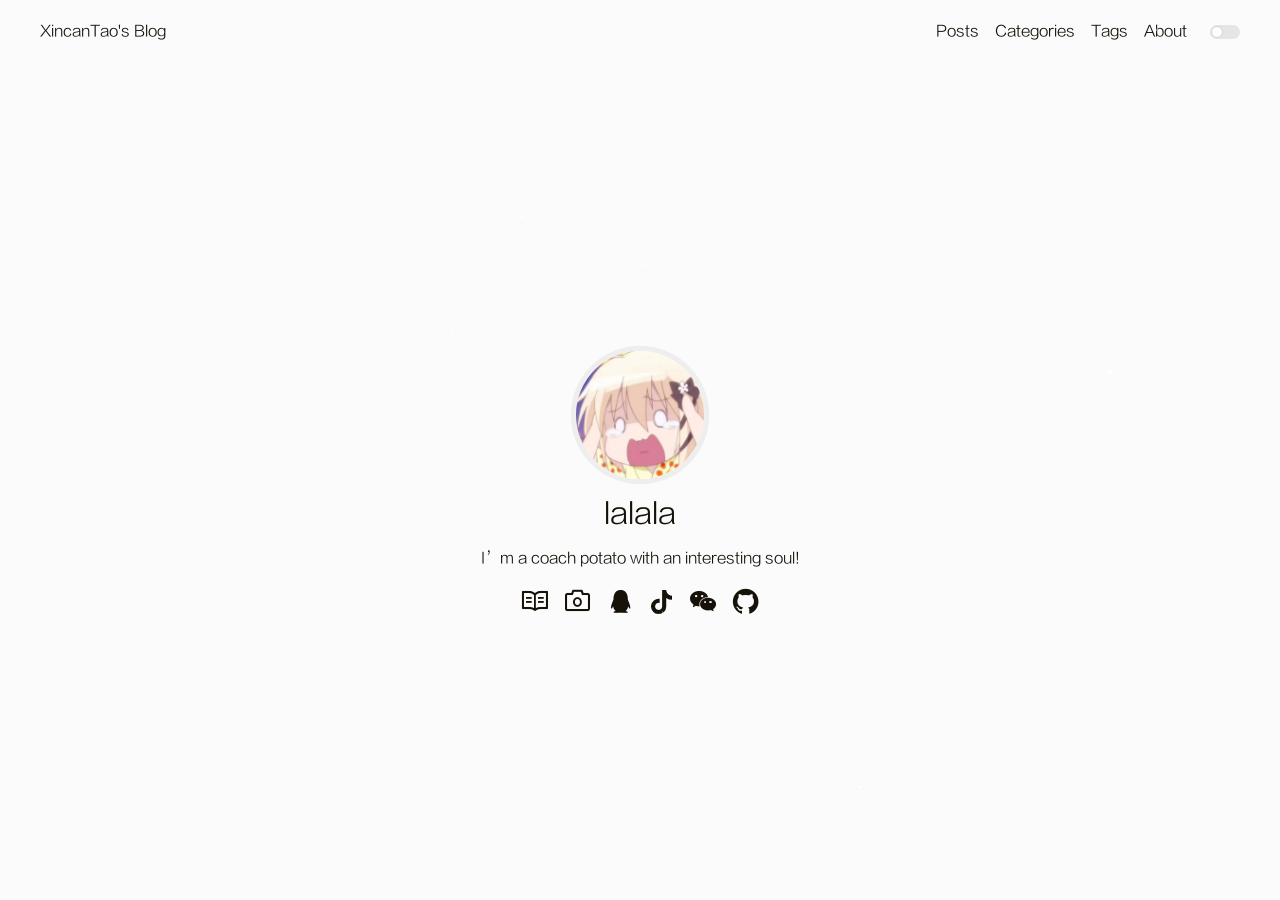
<file: index.html>
<!DOCTYPE html>
<html lang="en">

<head>
    <meta charset="UTF-8">
<meta name="viewport"
      content="width=device-width, initial-scale=1.0, maximum-scale=1.0, minimum-scale=1.0">
<meta http-equiv="X-UA-Compatible" content="ie=edge">

    <meta name="author" content="XincanTao">





<title>Hexo</title>



    <link rel="icon" href="/favicon1.ico">




    <!-- stylesheets list from _config.yml -->
    
    <link rel="stylesheet" href="/css/style.css">
    



    <!-- scripts list from _config.yml -->
    
    <script src="/js/script.js"></script>
    
    <script src="/js/tocbot.min.js"></script>
    



    
    
        
    


<meta name="generator" content="Hexo 8.1.2"></head>

<body>
    <script>
        // this function is used to check current theme before page loaded.
        (() => {
            const pagebody = document.getElementsByTagName('body')[0]

            function setTheme(status) {

                if (status === 'dark') {
                    window.sessionStorage.theme = 'dark'
                    pagebody.classList.add('dark-theme');

                } else if (status === 'light') {
                    window.sessionStorage.theme = 'light'
                    pagebody.classList.remove('dark-theme');
                }
            };

            setTheme(window.sessionStorage.theme)
        })();
    </script>

    <div class="wrapper">
        <header>
    <nav class="navbar">
        <div class="container">
            <div class="navbar-header header-logo"><a href="/">XincanTao&#39;s Blog</a></div>
            <div class="menu navbar-right">
                
                <a class="menu-item" href="/archives">Posts</a>
                
                <a class="menu-item" href="/category">Categories</a>
                
                <a class="menu-item" href="/tag">Tags</a>
                
                <a class="menu-item" href="/about">About</a>
                
                
                <input id="switch_default" type="checkbox" class="switch_default">
                <label for="switch_default" class="toggleBtn"></label>
            </div>
        </div>
    </nav>

    
    <nav class="navbar-mobile" id="nav-mobile">
        <div class="container">
            <div class="navbar-header">
                <div>
                    <a href="/">XincanTao&#39;s Blog</a><a id="mobile-toggle-theme">·&nbsp;Light</a>
                </div>
                <div class="menu-toggle" onclick="mobileBtn()">
                    <svg class="menu-icon" xmlns="http://www.w3.org/2000/svg" width="32" height="32" viewBox="0 0 24 24"><path fill="currentColor" d="M4.5 17.27q-.213 0-.356-.145T4 16.768t.144-.356t.356-.143h15q.213 0 .356.144q.144.144.144.357t-.144.356t-.356.143zm0-4.77q-.213 0-.356-.144T4 11.999t.144-.356t.356-.143h15q.213 0 .356.144t.144.357t-.144.356t-.356.143zm0-4.77q-.213 0-.356-.143Q4 7.443 4 7.23t.144-.356t.356-.143h15q.213 0 .356.144T20 7.23t-.144.356t-.356.144z"/></svg>
                    <svg class="close-icon" xmlns="http://www.w3.org/2000/svg" width="32" height="32" viewBox="0 0 24 24"><!-- Icon from Material Symbols Light by Google - https://github.com/google/material-design-icons/blob/master/LICENSE --><path fill="currentColor" d="m12 12.708l-5.246 5.246q-.14.14-.344.15t-.364-.15t-.16-.354t.16-.354L11.292 12L6.046 6.754q-.14-.14-.15-.344t.15-.364t.354-.16t.354.16L12 11.292l5.246-5.246q.14-.14.345-.15q.203-.01.363.15t.16.354t-.16.354L12.708 12l5.246 5.246q.14.14.15.345q.01.203-.15.363t-.354.16t-.354-.16z"/></svg>
                </div>
            </div>
            <div class="menu" id="mobile-menu">
                
                <a class="menu-item" href="/archives">Posts</a>
                
                <a class="menu-item" href="/category">Categories</a>
                
                <a class="menu-item" href="/tag">Tags</a>
                
                <a class="menu-item" href="/about">About</a>
                
            </div>
        </div>
    </nav>

</header>
<script>
    var mobileBtn = function f() {
        var toggleMenu = document.getElementsByClassName("menu-toggle")[0];
        var mobileMenu = document.getElementById("mobile-menu");
        if (toggleMenu.classList.contains("active")) {
            toggleMenu.classList.remove("active")
            mobileMenu.classList.remove("active")
        } else {
            toggleMenu.classList.add("active")
            mobileMenu.classList.add("active")
        }
    }
</script>
            <div class="main">
                
    <div class="container profile-container">
    <div class="intro">
        <div class="avatar">
            <a href="/archives"><img src="/image/pic.jpg"></a>
        </div>
        <div class="nickname">lalala</div>
        <div class="description"><p>I’m a coach potato with an interesting soul!</p>
</div>
        <div class="links">
            
                
                    <a class="link-item" title="Blog" href="/archives">
                        
                        
                            <i class="iconfont icon-blog"></i>
                        
                    </a>
                
                    <a class="link-item" title="Gallery" href="/gallery">
                        
                        
                            <i class="iconfont icon-gallery"></i>
                        
                    </a>
                
                    <a class="link-item" title="QQ" href="/image/QQ.jpg">
                        
                        
                            <i class="iconfont icon-qq"></i>
                        
                    </a>
                
                    <a class="link-item" title="TikTok" href="/image/TikTok.jpg">
                        
                        
                            <i class="iconfont icon-tiktok"></i>
                        
                    </a>
                
                    <a class="link-item" title="WeChat" href="/image/WeChat.jpg">
                        
                        
                            <i class="iconfont icon-wechat"></i>
                        
                    </a>
                
                    <a class="link-item" title="Github" target="_blank" rel="noopener" href="https://github.com/teteheniunai">
                        
                        
                            <i class="iconfont icon-github"></i>
                        
                    </a>
                
            
        </div>
    </div>
</div>



<!-- 雪花特效 -->
<script type="text/javascript" src="/js/star.js"></script>

            </div>
            <span></span>
    </div>
</body>

</html>
</file>
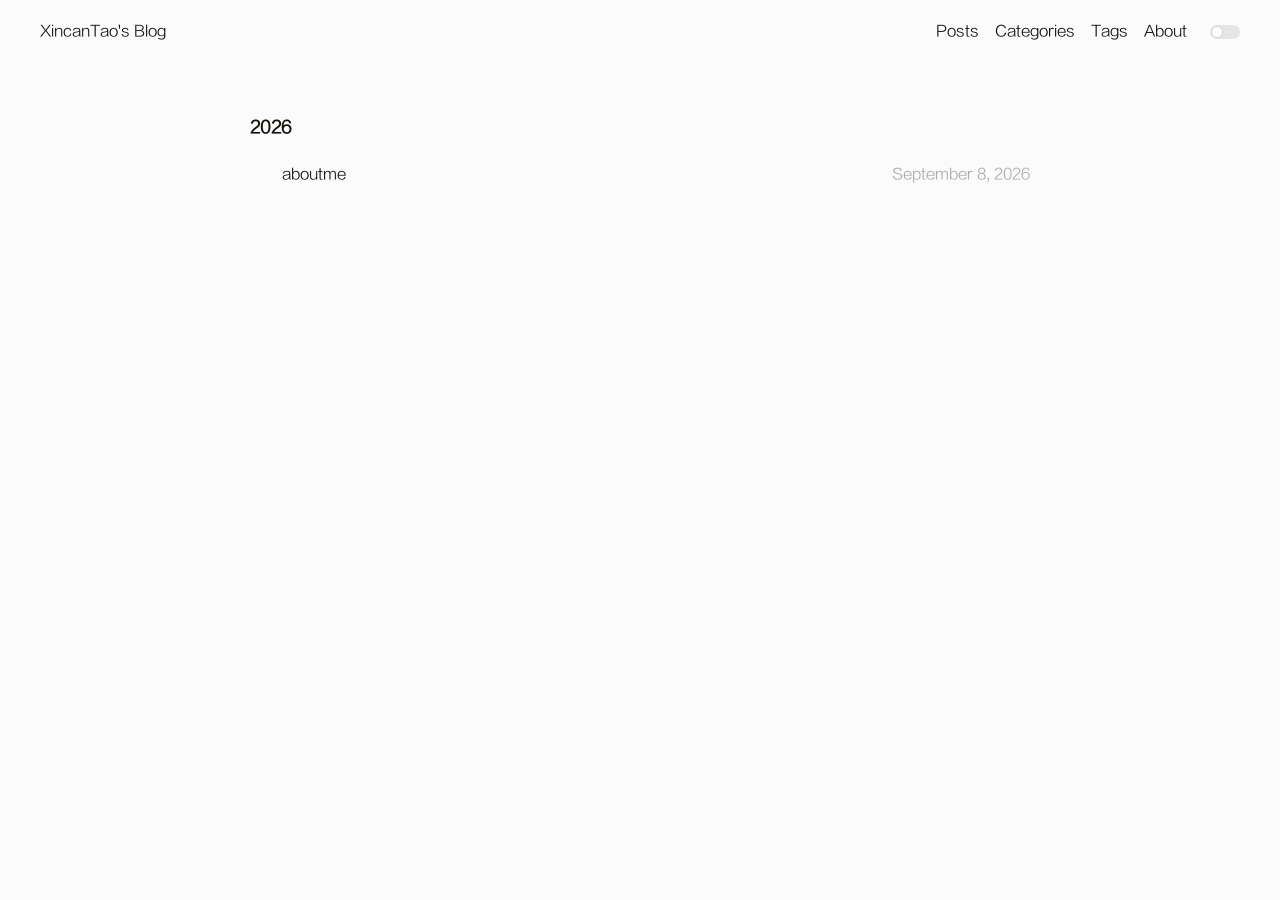
<file: archives/index.html>
<!DOCTYPE html>
<html lang="en">

<head>
    <meta charset="UTF-8">
<meta name="viewport"
      content="width=device-width, initial-scale=1.0, maximum-scale=1.0, minimum-scale=1.0">
<meta http-equiv="X-UA-Compatible" content="ie=edge">

    <meta name="author" content="XincanTao">





<title>Archives | Hexo</title>



    <link rel="icon" href="/favicon1.ico">




    <!-- stylesheets list from _config.yml -->
    
    <link rel="stylesheet" href="/css/style.css">
    



    <!-- scripts list from _config.yml -->
    
    <script src="/js/script.js"></script>
    
    <script src="/js/tocbot.min.js"></script>
    



    
    
        
    


<meta name="generator" content="Hexo 8.1.2"></head>

<body>
    <script>
        // this function is used to check current theme before page loaded.
        (() => {
            const pagebody = document.getElementsByTagName('body')[0]

            function setTheme(status) {

                if (status === 'dark') {
                    window.sessionStorage.theme = 'dark'
                    pagebody.classList.add('dark-theme');

                } else if (status === 'light') {
                    window.sessionStorage.theme = 'light'
                    pagebody.classList.remove('dark-theme');
                }
            };

            setTheme(window.sessionStorage.theme)
        })();
    </script>

    <div class="wrapper">
        <header>
    <nav class="navbar">
        <div class="container">
            <div class="navbar-header header-logo"><a href="/">XincanTao&#39;s Blog</a></div>
            <div class="menu navbar-right">
                
                <a class="menu-item" href="/archives">Posts</a>
                
                <a class="menu-item" href="/category">Categories</a>
                
                <a class="menu-item" href="/tag">Tags</a>
                
                <a class="menu-item" href="/about">About</a>
                
                
                <input id="switch_default" type="checkbox" class="switch_default">
                <label for="switch_default" class="toggleBtn"></label>
            </div>
        </div>
    </nav>

    
    <nav class="navbar-mobile" id="nav-mobile">
        <div class="container">
            <div class="navbar-header">
                <div>
                    <a href="/">XincanTao&#39;s Blog</a><a id="mobile-toggle-theme">·&nbsp;Light</a>
                </div>
                <div class="menu-toggle" onclick="mobileBtn()">
                    <svg class="menu-icon" xmlns="http://www.w3.org/2000/svg" width="32" height="32" viewBox="0 0 24 24"><path fill="currentColor" d="M4.5 17.27q-.213 0-.356-.145T4 16.768t.144-.356t.356-.143h15q.213 0 .356.144q.144.144.144.357t-.144.356t-.356.143zm0-4.77q-.213 0-.356-.144T4 11.999t.144-.356t.356-.143h15q.213 0 .356.144t.144.357t-.144.356t-.356.143zm0-4.77q-.213 0-.356-.143Q4 7.443 4 7.23t.144-.356t.356-.143h15q.213 0 .356.144T20 7.23t-.144.356t-.356.144z"/></svg>
                    <svg class="close-icon" xmlns="http://www.w3.org/2000/svg" width="32" height="32" viewBox="0 0 24 24"><!-- Icon from Material Symbols Light by Google - https://github.com/google/material-design-icons/blob/master/LICENSE --><path fill="currentColor" d="m12 12.708l-5.246 5.246q-.14.14-.344.15t-.364-.15t-.16-.354t.16-.354L11.292 12L6.046 6.754q-.14-.14-.15-.344t.15-.364t.354-.16t.354.16L12 11.292l5.246-5.246q.14-.14.345-.15q.203-.01.363.15t.16.354t-.16.354L12.708 12l5.246 5.246q.14.14.15.345q.01.203-.15.363t-.354.16t-.354-.16z"/></svg>
                </div>
            </div>
            <div class="menu" id="mobile-menu">
                
                <a class="menu-item" href="/archives">Posts</a>
                
                <a class="menu-item" href="/category">Categories</a>
                
                <a class="menu-item" href="/tag">Tags</a>
                
                <a class="menu-item" href="/about">About</a>
                
            </div>
        </div>
    </nav>

</header>
<script>
    var mobileBtn = function f() {
        var toggleMenu = document.getElementsByClassName("menu-toggle")[0];
        var mobileMenu = document.getElementById("mobile-menu");
        if (toggleMenu.classList.contains("active")) {
            toggleMenu.classList.remove("active")
            mobileMenu.classList.remove("active")
        } else {
            toggleMenu.classList.add("active")
            mobileMenu.classList.add("active")
        }
    }
</script>
            <div class="main">
                <div class="post-wrap archive">
    
    
        

        
            <h3>2026</h3>
        

        <article class="archive-item">
            <a class="archive-item-link" href="/2026/09/08/aboutme/">aboutme</a>
            <span class="archive-item-date">September 8, 2026</span>
        </article>
    
    
</div>
            </div>
            <span></span>
    </div>
</body>

</html>
</file>
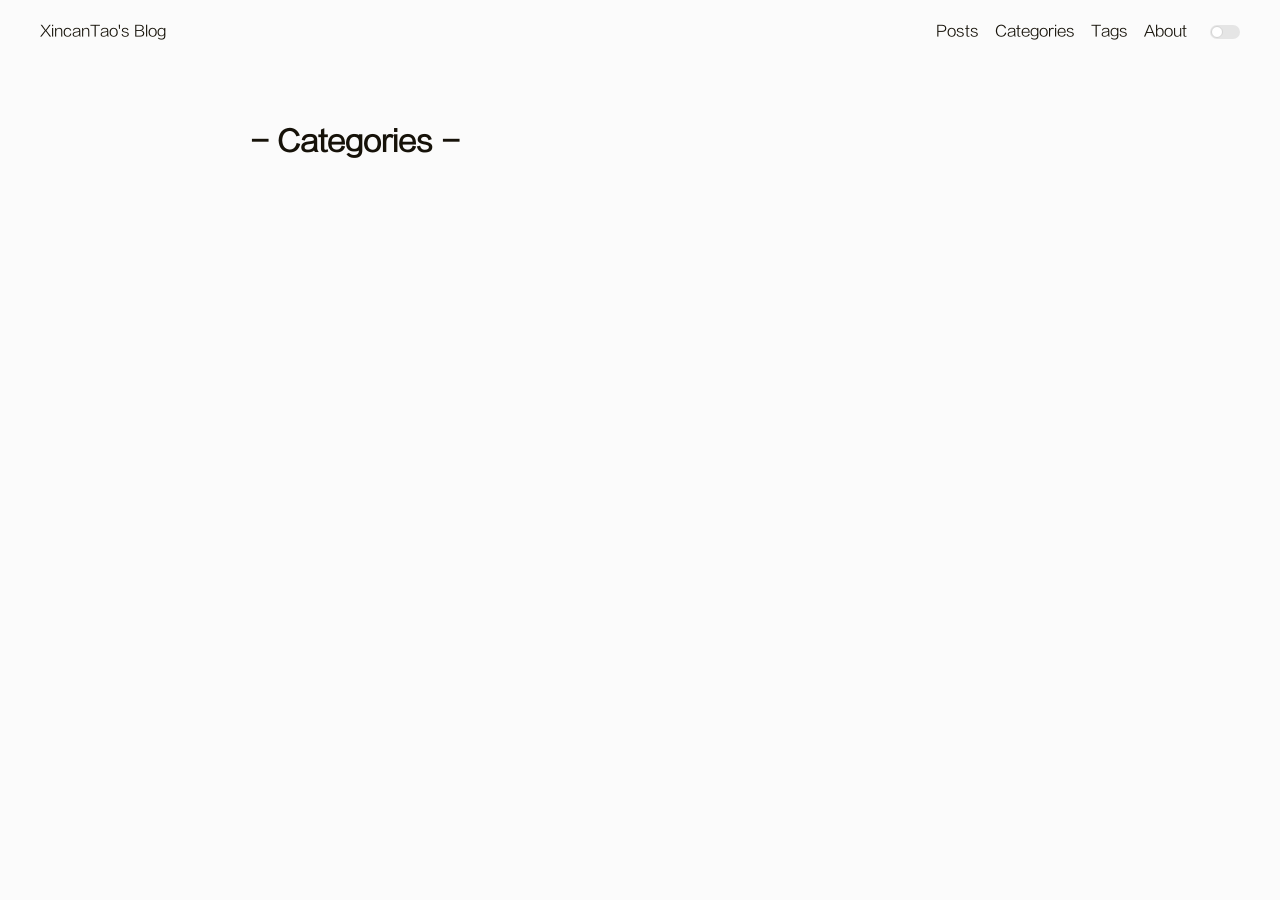
<file: category/index.html>
<!DOCTYPE html>
<html lang="en">

<head>
    <meta charset="UTF-8">
<meta name="viewport"
      content="width=device-width, initial-scale=1.0, maximum-scale=1.0, minimum-scale=1.0">
<meta http-equiv="X-UA-Compatible" content="ie=edge">

    <meta name="author" content="XincanTao">





<title>Category | Hexo</title>



    <link rel="icon" href="/favicon1.ico">




    <!-- stylesheets list from _config.yml -->
    
    <link rel="stylesheet" href="/css/style.css">
    



    <!-- scripts list from _config.yml -->
    
    <script src="/js/script.js"></script>
    
    <script src="/js/tocbot.min.js"></script>
    



    
    
        
    


<meta name="generator" content="Hexo 8.1.2"></head>

<body>
    <script>
        // this function is used to check current theme before page loaded.
        (() => {
            const pagebody = document.getElementsByTagName('body')[0]

            function setTheme(status) {

                if (status === 'dark') {
                    window.sessionStorage.theme = 'dark'
                    pagebody.classList.add('dark-theme');

                } else if (status === 'light') {
                    window.sessionStorage.theme = 'light'
                    pagebody.classList.remove('dark-theme');
                }
            };

            setTheme(window.sessionStorage.theme)
        })();
    </script>

    <div class="wrapper">
        <header>
    <nav class="navbar">
        <div class="container">
            <div class="navbar-header header-logo"><a href="/">XincanTao&#39;s Blog</a></div>
            <div class="menu navbar-right">
                
                <a class="menu-item" href="/archives">Posts</a>
                
                <a class="menu-item" href="/category">Categories</a>
                
                <a class="menu-item" href="/tag">Tags</a>
                
                <a class="menu-item" href="/about">About</a>
                
                
                <input id="switch_default" type="checkbox" class="switch_default">
                <label for="switch_default" class="toggleBtn"></label>
            </div>
        </div>
    </nav>

    
    <nav class="navbar-mobile" id="nav-mobile">
        <div class="container">
            <div class="navbar-header">
                <div>
                    <a href="/">XincanTao&#39;s Blog</a><a id="mobile-toggle-theme">·&nbsp;Light</a>
                </div>
                <div class="menu-toggle" onclick="mobileBtn()">
                    <svg class="menu-icon" xmlns="http://www.w3.org/2000/svg" width="32" height="32" viewBox="0 0 24 24"><path fill="currentColor" d="M4.5 17.27q-.213 0-.356-.145T4 16.768t.144-.356t.356-.143h15q.213 0 .356.144q.144.144.144.357t-.144.356t-.356.143zm0-4.77q-.213 0-.356-.144T4 11.999t.144-.356t.356-.143h15q.213 0 .356.144t.144.357t-.144.356t-.356.143zm0-4.77q-.213 0-.356-.143Q4 7.443 4 7.23t.144-.356t.356-.143h15q.213 0 .356.144T20 7.23t-.144.356t-.356.144z"/></svg>
                    <svg class="close-icon" xmlns="http://www.w3.org/2000/svg" width="32" height="32" viewBox="0 0 24 24"><!-- Icon from Material Symbols Light by Google - https://github.com/google/material-design-icons/blob/master/LICENSE --><path fill="currentColor" d="m12 12.708l-5.246 5.246q-.14.14-.344.15t-.364-.15t-.16-.354t.16-.354L11.292 12L6.046 6.754q-.14-.14-.15-.344t.15-.364t.354-.16t.354.16L12 11.292l5.246-5.246q.14-.14.345-.15q.203-.01.363.15t.16.354t-.16.354L12.708 12l5.246 5.246q.14.14.15.345q.01.203-.15.363t-.354.16t-.354-.16z"/></svg>
                </div>
            </div>
            <div class="menu" id="mobile-menu">
                
                <a class="menu-item" href="/archives">Posts</a>
                
                <a class="menu-item" href="/category">Categories</a>
                
                <a class="menu-item" href="/tag">Tags</a>
                
                <a class="menu-item" href="/about">About</a>
                
            </div>
        </div>
    </nav>

</header>
<script>
    var mobileBtn = function f() {
        var toggleMenu = document.getElementsByClassName("menu-toggle")[0];
        var mobileMenu = document.getElementById("mobile-menu");
        if (toggleMenu.classList.contains("active")) {
            toggleMenu.classList.remove("active")
            mobileMenu.classList.remove("active")
        } else {
            toggleMenu.classList.add("active")
            mobileMenu.classList.add("active")
        }
    }
</script>
            <div class="main">
                



    <div class="container">
        <div class="post-wrap categories">
            <h2 class="post-title">-&nbsp;Categories&nbsp;-</h2>
            <div class="categories-card">
                
            </div>

        </div>
    </div>

            </div>
            <span></span>
    </div>
</body>

</html>
</file>
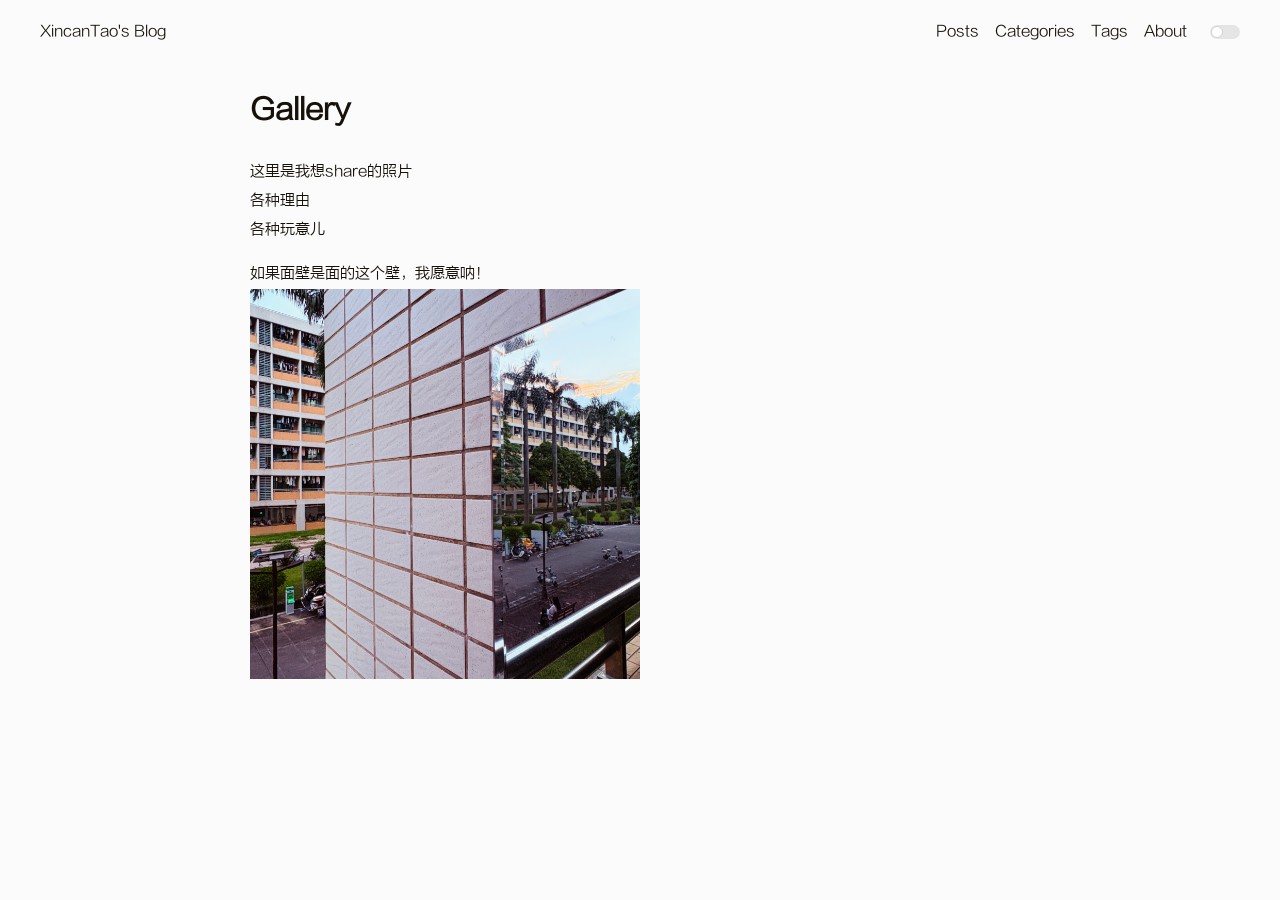
<file: gallery/index.html>
<!DOCTYPE html>
<html lang="en">

<head>
    <meta charset="UTF-8">
<meta name="viewport"
      content="width=device-width, initial-scale=1.0, maximum-scale=1.0, minimum-scale=1.0">
<meta http-equiv="X-UA-Compatible" content="ie=edge">

    <meta name="author" content="XincanTao">





<title>Gallery | Hexo</title>



    <link rel="icon" href="/favicon1.ico">




    <!-- stylesheets list from _config.yml -->
    
    <link rel="stylesheet" href="/css/style.css">
    



    <!-- scripts list from _config.yml -->
    
    <script src="/js/script.js"></script>
    
    <script src="/js/tocbot.min.js"></script>
    



    
    
        
    


<meta name="generator" content="Hexo 8.1.2"></head>

<body>
    <script>
        // this function is used to check current theme before page loaded.
        (() => {
            const pagebody = document.getElementsByTagName('body')[0]

            function setTheme(status) {

                if (status === 'dark') {
                    window.sessionStorage.theme = 'dark'
                    pagebody.classList.add('dark-theme');

                } else if (status === 'light') {
                    window.sessionStorage.theme = 'light'
                    pagebody.classList.remove('dark-theme');
                }
            };

            setTheme(window.sessionStorage.theme)
        })();
    </script>

    <div class="wrapper">
        <header>
    <nav class="navbar">
        <div class="container">
            <div class="navbar-header header-logo"><a href="/">XincanTao&#39;s Blog</a></div>
            <div class="menu navbar-right">
                
                <a class="menu-item" href="/archives">Posts</a>
                
                <a class="menu-item" href="/category">Categories</a>
                
                <a class="menu-item" href="/tag">Tags</a>
                
                <a class="menu-item" href="/about">About</a>
                
                
                <input id="switch_default" type="checkbox" class="switch_default">
                <label for="switch_default" class="toggleBtn"></label>
            </div>
        </div>
    </nav>

    
    <nav class="navbar-mobile" id="nav-mobile">
        <div class="container">
            <div class="navbar-header">
                <div>
                    <a href="/">XincanTao&#39;s Blog</a><a id="mobile-toggle-theme">·&nbsp;Light</a>
                </div>
                <div class="menu-toggle" onclick="mobileBtn()">
                    <svg class="menu-icon" xmlns="http://www.w3.org/2000/svg" width="32" height="32" viewBox="0 0 24 24"><path fill="currentColor" d="M4.5 17.27q-.213 0-.356-.145T4 16.768t.144-.356t.356-.143h15q.213 0 .356.144q.144.144.144.357t-.144.356t-.356.143zm0-4.77q-.213 0-.356-.144T4 11.999t.144-.356t.356-.143h15q.213 0 .356.144t.144.357t-.144.356t-.356.143zm0-4.77q-.213 0-.356-.143Q4 7.443 4 7.23t.144-.356t.356-.143h15q.213 0 .356.144T20 7.23t-.144.356t-.356.144z"/></svg>
                    <svg class="close-icon" xmlns="http://www.w3.org/2000/svg" width="32" height="32" viewBox="0 0 24 24"><!-- Icon from Material Symbols Light by Google - https://github.com/google/material-design-icons/blob/master/LICENSE --><path fill="currentColor" d="m12 12.708l-5.246 5.246q-.14.14-.344.15t-.364-.15t-.16-.354t.16-.354L11.292 12L6.046 6.754q-.14-.14-.15-.344t.15-.364t.354-.16t.354.16L12 11.292l5.246-5.246q.14-.14.345-.15q.203-.01.363.15t.16.354t-.16.354L12.708 12l5.246 5.246q.14.14.15.345q.01.203-.15.363t-.354.16t-.354-.16z"/></svg>
                </div>
            </div>
            <div class="menu" id="mobile-menu">
                
                <a class="menu-item" href="/archives">Posts</a>
                
                <a class="menu-item" href="/category">Categories</a>
                
                <a class="menu-item" href="/tag">Tags</a>
                
                <a class="menu-item" href="/about">About</a>
                
            </div>
        </div>
    </nav>

</header>
<script>
    var mobileBtn = function f() {
        var toggleMenu = document.getElementsByClassName("menu-toggle")[0];
        var mobileMenu = document.getElementById("mobile-menu");
        if (toggleMenu.classList.contains("active")) {
            toggleMenu.classList.remove("active")
            mobileMenu.classList.remove("active")
        } else {
            toggleMenu.classList.add("active")
            mobileMenu.classList.add("active")
        }
    }
</script>
            <div class="main">
                <div class="container">
    <article class="post-wrap page">
        
        <h2 class="post-title">Gallery</h2>
        
        <section class="post-content">
            <p>这里是我想share的照片<br>各种理由<br>各种玩意儿</p>
<p>如果面壁是面的这个壁，我愿意呐！<br><img src="/images/gallery/photo1.jpg" alt="描述" style="display:block; width:50%; height:auto; margin-left:0; margin-right:auto;"></p>

        </section>
    </article>
</div>

            </div>
            <span></span>
    </div>
</body>

</html>
</file>
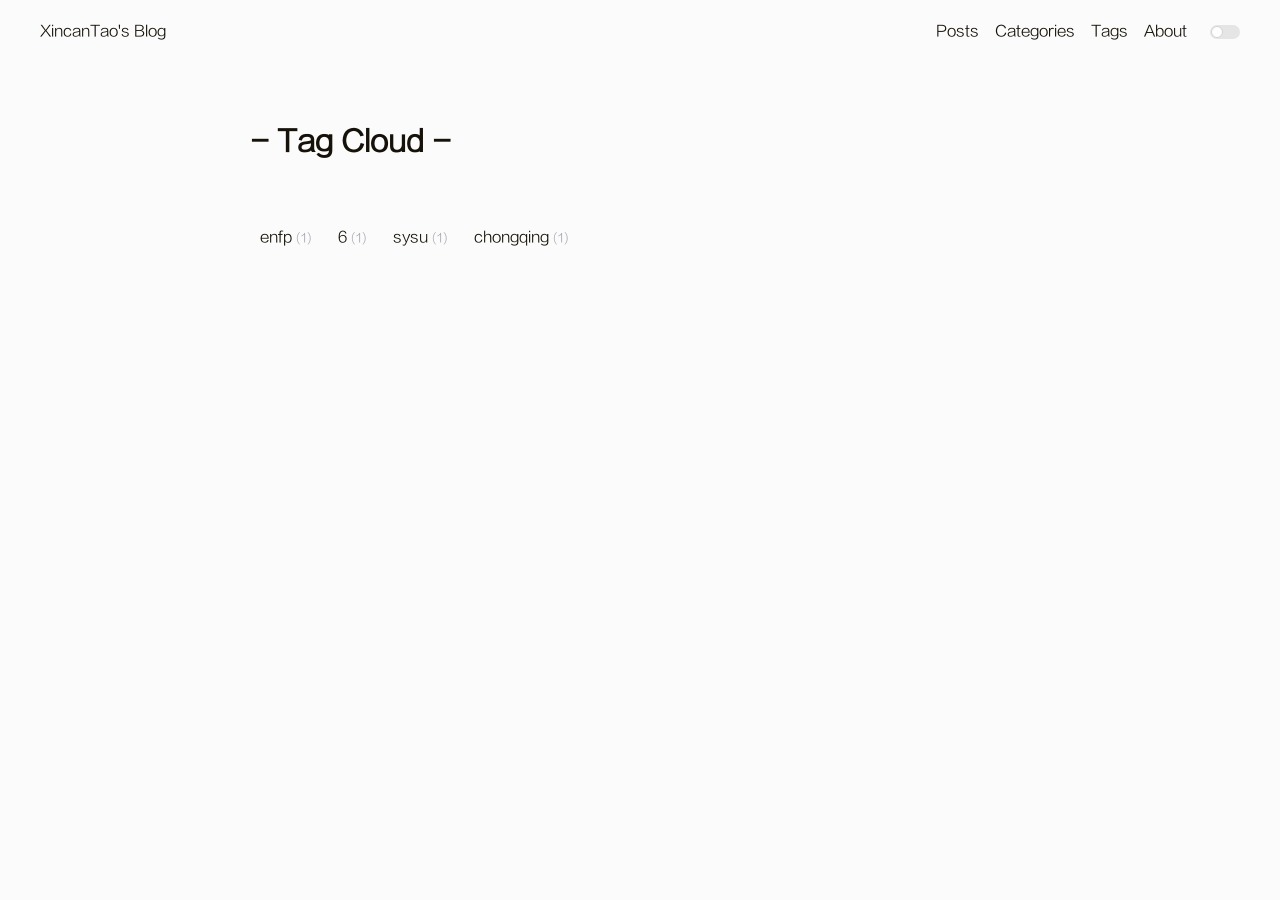
<file: tag/index.html>
<!DOCTYPE html>
<html lang="en">

<head>
    <meta charset="UTF-8">
<meta name="viewport"
      content="width=device-width, initial-scale=1.0, maximum-scale=1.0, minimum-scale=1.0">
<meta http-equiv="X-UA-Compatible" content="ie=edge">

    <meta name="author" content="XincanTao">





<title>Tag | Hexo</title>



    <link rel="icon" href="/favicon1.ico">




    <!-- stylesheets list from _config.yml -->
    
    <link rel="stylesheet" href="/css/style.css">
    



    <!-- scripts list from _config.yml -->
    
    <script src="/js/script.js"></script>
    
    <script src="/js/tocbot.min.js"></script>
    



    
    
        
    


<meta name="generator" content="Hexo 8.1.2"></head>

<body>
    <script>
        // this function is used to check current theme before page loaded.
        (() => {
            const pagebody = document.getElementsByTagName('body')[0]

            function setTheme(status) {

                if (status === 'dark') {
                    window.sessionStorage.theme = 'dark'
                    pagebody.classList.add('dark-theme');

                } else if (status === 'light') {
                    window.sessionStorage.theme = 'light'
                    pagebody.classList.remove('dark-theme');
                }
            };

            setTheme(window.sessionStorage.theme)
        })();
    </script>

    <div class="wrapper">
        <header>
    <nav class="navbar">
        <div class="container">
            <div class="navbar-header header-logo"><a href="/">XincanTao&#39;s Blog</a></div>
            <div class="menu navbar-right">
                
                <a class="menu-item" href="/archives">Posts</a>
                
                <a class="menu-item" href="/category">Categories</a>
                
                <a class="menu-item" href="/tag">Tags</a>
                
                <a class="menu-item" href="/about">About</a>
                
                
                <input id="switch_default" type="checkbox" class="switch_default">
                <label for="switch_default" class="toggleBtn"></label>
            </div>
        </div>
    </nav>

    
    <nav class="navbar-mobile" id="nav-mobile">
        <div class="container">
            <div class="navbar-header">
                <div>
                    <a href="/">XincanTao&#39;s Blog</a><a id="mobile-toggle-theme">·&nbsp;Light</a>
                </div>
                <div class="menu-toggle" onclick="mobileBtn()">
                    <svg class="menu-icon" xmlns="http://www.w3.org/2000/svg" width="32" height="32" viewBox="0 0 24 24"><path fill="currentColor" d="M4.5 17.27q-.213 0-.356-.145T4 16.768t.144-.356t.356-.143h15q.213 0 .356.144q.144.144.144.357t-.144.356t-.356.143zm0-4.77q-.213 0-.356-.144T4 11.999t.144-.356t.356-.143h15q.213 0 .356.144t.144.357t-.144.356t-.356.143zm0-4.77q-.213 0-.356-.143Q4 7.443 4 7.23t.144-.356t.356-.143h15q.213 0 .356.144T20 7.23t-.144.356t-.356.144z"/></svg>
                    <svg class="close-icon" xmlns="http://www.w3.org/2000/svg" width="32" height="32" viewBox="0 0 24 24"><!-- Icon from Material Symbols Light by Google - https://github.com/google/material-design-icons/blob/master/LICENSE --><path fill="currentColor" d="m12 12.708l-5.246 5.246q-.14.14-.344.15t-.364-.15t-.16-.354t.16-.354L11.292 12L6.046 6.754q-.14-.14-.15-.344t.15-.364t.354-.16t.354.16L12 11.292l5.246-5.246q.14-.14.345-.15q.203-.01.363.15t.16.354t-.16.354L12.708 12l5.246 5.246q.14.14.15.345q.01.203-.15.363t-.354.16t-.354-.16z"/></svg>
                </div>
            </div>
            <div class="menu" id="mobile-menu">
                
                <a class="menu-item" href="/archives">Posts</a>
                
                <a class="menu-item" href="/category">Categories</a>
                
                <a class="menu-item" href="/tag">Tags</a>
                
                <a class="menu-item" href="/about">About</a>
                
            </div>
        </div>
    </nav>

</header>
<script>
    var mobileBtn = function f() {
        var toggleMenu = document.getElementsByClassName("menu-toggle")[0];
        var mobileMenu = document.getElementById("mobile-menu");
        if (toggleMenu.classList.contains("active")) {
            toggleMenu.classList.remove("active")
            mobileMenu.classList.remove("active")
        } else {
            toggleMenu.classList.add("active")
            mobileMenu.classList.add("active")
        }
    }
</script>
            <div class="main">
                

    <div class="container">
        <div class="post-wrap tags">
            <h2 class="post-title">-&nbsp;Tag Cloud&nbsp;-</h2>

            <div class="tag-cloud-tags">
                
                    <a href="/tags/enfp/">enfp<small>(1)</small></a>
                
                    <a href="/tags/6/">6<small>(1)</small></a>
                
                    <a href="/tags/sysu/">sysu<small>(1)</small></a>
                
                    <a href="/tags/chongqing/">chongqing<small>(1)</small></a>
                
            </div>
        </div>
    </div>


            </div>
            <span></span>
    </div>
</body>

</html>
</file>
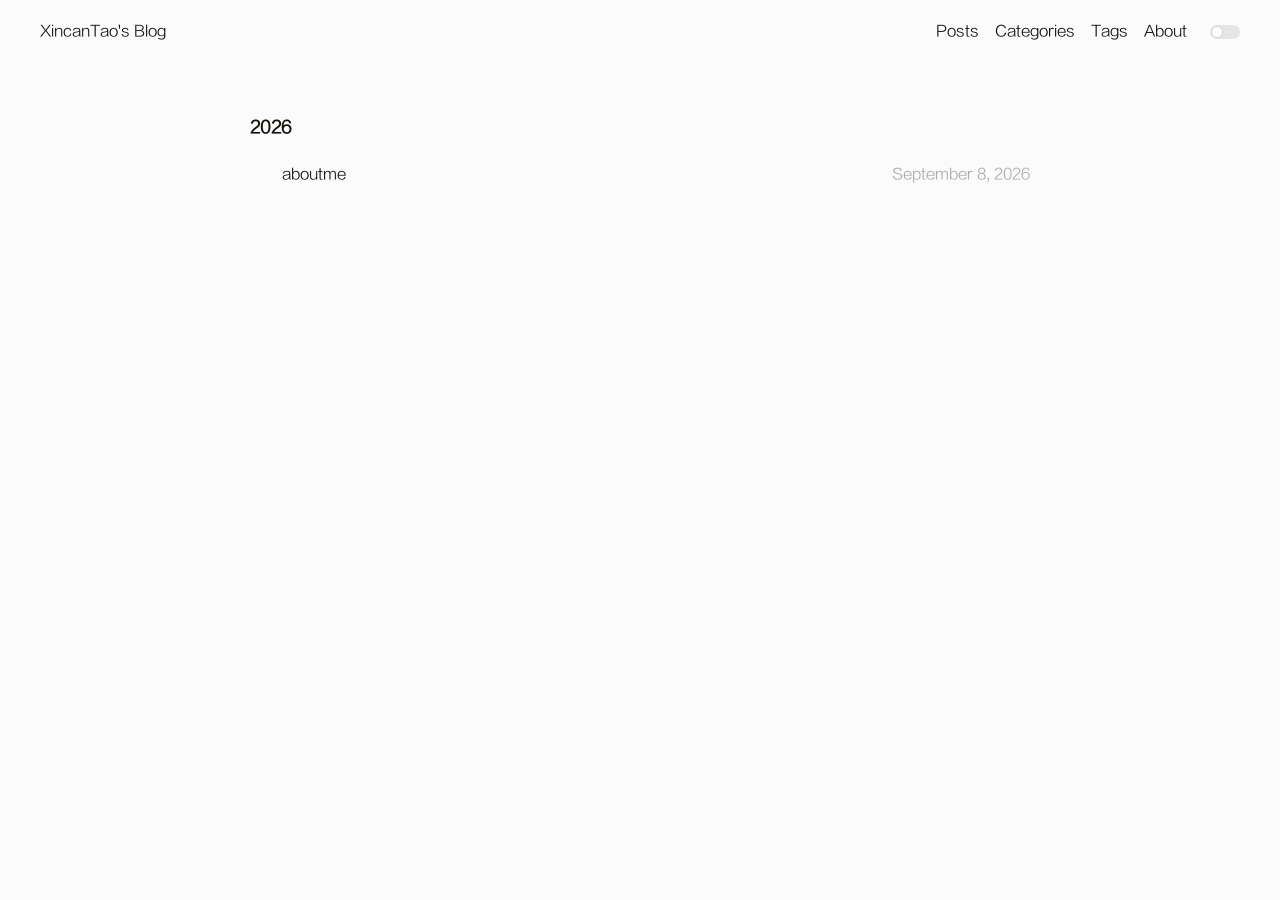
<file: archives/2026/index.html>
<!DOCTYPE html>
<html lang="en">

<head>
    <meta charset="UTF-8">
<meta name="viewport"
      content="width=device-width, initial-scale=1.0, maximum-scale=1.0, minimum-scale=1.0">
<meta http-equiv="X-UA-Compatible" content="ie=edge">

    <meta name="author" content="XincanTao">





<title>Archives: 2026 | Hexo</title>



    <link rel="icon" href="/favicon1.ico">




    <!-- stylesheets list from _config.yml -->
    
    <link rel="stylesheet" href="/css/style.css">
    



    <!-- scripts list from _config.yml -->
    
    <script src="/js/script.js"></script>
    
    <script src="/js/tocbot.min.js"></script>
    



    
    
        
    


<meta name="generator" content="Hexo 8.1.2"></head>

<body>
    <script>
        // this function is used to check current theme before page loaded.
        (() => {
            const pagebody = document.getElementsByTagName('body')[0]

            function setTheme(status) {

                if (status === 'dark') {
                    window.sessionStorage.theme = 'dark'
                    pagebody.classList.add('dark-theme');

                } else if (status === 'light') {
                    window.sessionStorage.theme = 'light'
                    pagebody.classList.remove('dark-theme');
                }
            };

            setTheme(window.sessionStorage.theme)
        })();
    </script>

    <div class="wrapper">
        <header>
    <nav class="navbar">
        <div class="container">
            <div class="navbar-header header-logo"><a href="/">XincanTao&#39;s Blog</a></div>
            <div class="menu navbar-right">
                
                <a class="menu-item" href="/archives">Posts</a>
                
                <a class="menu-item" href="/category">Categories</a>
                
                <a class="menu-item" href="/tag">Tags</a>
                
                <a class="menu-item" href="/about">About</a>
                
                
                <input id="switch_default" type="checkbox" class="switch_default">
                <label for="switch_default" class="toggleBtn"></label>
            </div>
        </div>
    </nav>

    
    <nav class="navbar-mobile" id="nav-mobile">
        <div class="container">
            <div class="navbar-header">
                <div>
                    <a href="/">XincanTao&#39;s Blog</a><a id="mobile-toggle-theme">·&nbsp;Light</a>
                </div>
                <div class="menu-toggle" onclick="mobileBtn()">
                    <svg class="menu-icon" xmlns="http://www.w3.org/2000/svg" width="32" height="32" viewBox="0 0 24 24"><path fill="currentColor" d="M4.5 17.27q-.213 0-.356-.145T4 16.768t.144-.356t.356-.143h15q.213 0 .356.144q.144.144.144.357t-.144.356t-.356.143zm0-4.77q-.213 0-.356-.144T4 11.999t.144-.356t.356-.143h15q.213 0 .356.144t.144.357t-.144.356t-.356.143zm0-4.77q-.213 0-.356-.143Q4 7.443 4 7.23t.144-.356t.356-.143h15q.213 0 .356.144T20 7.23t-.144.356t-.356.144z"/></svg>
                    <svg class="close-icon" xmlns="http://www.w3.org/2000/svg" width="32" height="32" viewBox="0 0 24 24"><!-- Icon from Material Symbols Light by Google - https://github.com/google/material-design-icons/blob/master/LICENSE --><path fill="currentColor" d="m12 12.708l-5.246 5.246q-.14.14-.344.15t-.364-.15t-.16-.354t.16-.354L11.292 12L6.046 6.754q-.14-.14-.15-.344t.15-.364t.354-.16t.354.16L12 11.292l5.246-5.246q.14-.14.345-.15q.203-.01.363.15t.16.354t-.16.354L12.708 12l5.246 5.246q.14.14.15.345q.01.203-.15.363t-.354.16t-.354-.16z"/></svg>
                </div>
            </div>
            <div class="menu" id="mobile-menu">
                
                <a class="menu-item" href="/archives">Posts</a>
                
                <a class="menu-item" href="/category">Categories</a>
                
                <a class="menu-item" href="/tag">Tags</a>
                
                <a class="menu-item" href="/about">About</a>
                
            </div>
        </div>
    </nav>

</header>
<script>
    var mobileBtn = function f() {
        var toggleMenu = document.getElementsByClassName("menu-toggle")[0];
        var mobileMenu = document.getElementById("mobile-menu");
        if (toggleMenu.classList.contains("active")) {
            toggleMenu.classList.remove("active")
            mobileMenu.classList.remove("active")
        } else {
            toggleMenu.classList.add("active")
            mobileMenu.classList.add("active")
        }
    }
</script>
            <div class="main">
                <div class="post-wrap archive">
    
    
        

        
            <h3>2026</h3>
        

        <article class="archive-item">
            <a class="archive-item-link" href="/2026/09/08/aboutme/">aboutme</a>
            <span class="archive-item-date">September 8, 2026</span>
        </article>
    
    
</div>
            </div>
            <span></span>
    </div>
</body>

</html>
</file>
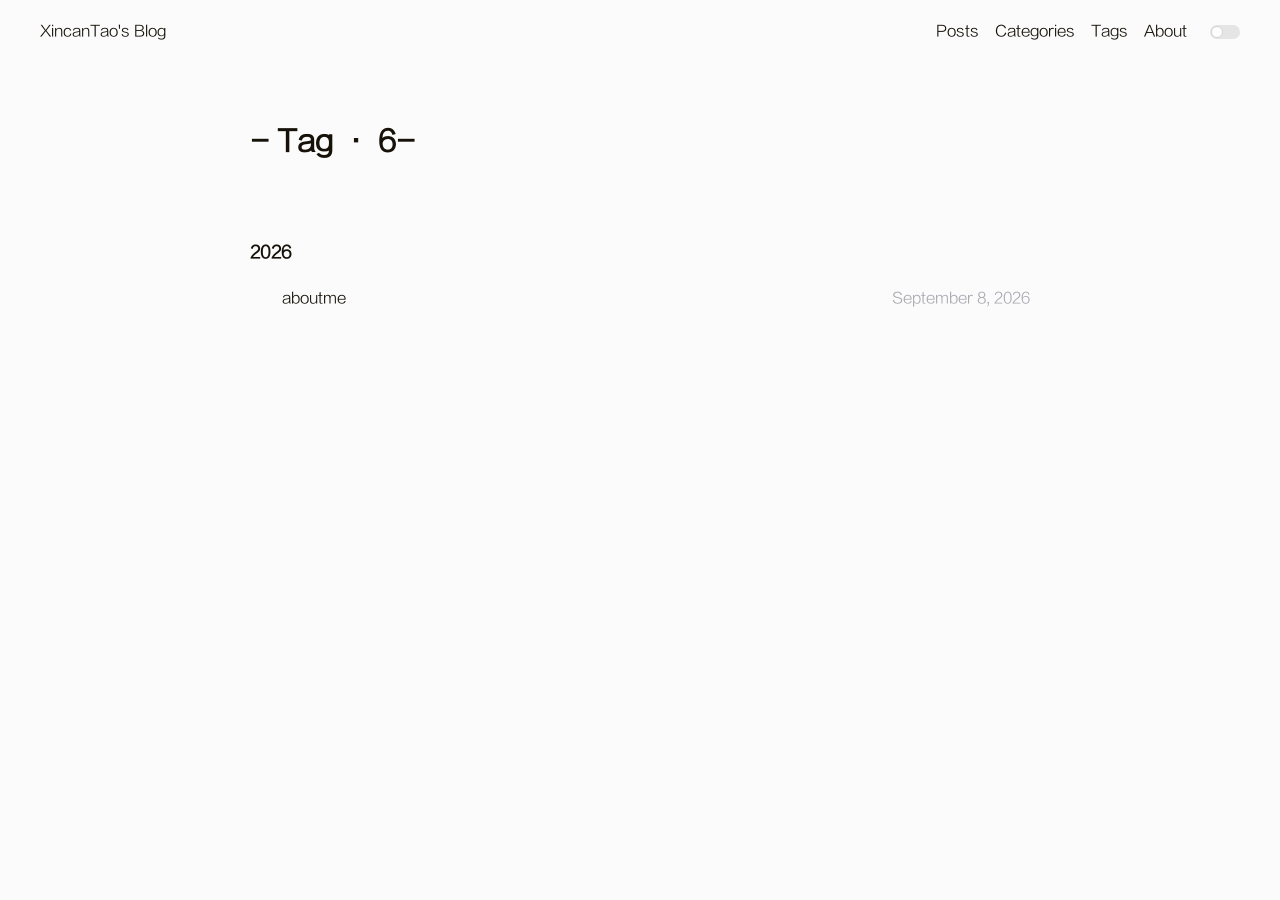
<file: tags/6/index.html>
<!DOCTYPE html>
<html lang="en">

<head>
    <meta charset="UTF-8">
<meta name="viewport"
      content="width=device-width, initial-scale=1.0, maximum-scale=1.0, minimum-scale=1.0">
<meta http-equiv="X-UA-Compatible" content="ie=edge">

    <meta name="author" content="XincanTao">





<title>Tag: 6 | Hexo</title>



    <link rel="icon" href="/favicon1.ico">




    <!-- stylesheets list from _config.yml -->
    
    <link rel="stylesheet" href="/css/style.css">
    



    <!-- scripts list from _config.yml -->
    
    <script src="/js/script.js"></script>
    
    <script src="/js/tocbot.min.js"></script>
    



    
    
        
    


<meta name="generator" content="Hexo 8.1.2"></head>

<body>
    <script>
        // this function is used to check current theme before page loaded.
        (() => {
            const pagebody = document.getElementsByTagName('body')[0]

            function setTheme(status) {

                if (status === 'dark') {
                    window.sessionStorage.theme = 'dark'
                    pagebody.classList.add('dark-theme');

                } else if (status === 'light') {
                    window.sessionStorage.theme = 'light'
                    pagebody.classList.remove('dark-theme');
                }
            };

            setTheme(window.sessionStorage.theme)
        })();
    </script>

    <div class="wrapper">
        <header>
    <nav class="navbar">
        <div class="container">
            <div class="navbar-header header-logo"><a href="/">XincanTao&#39;s Blog</a></div>
            <div class="menu navbar-right">
                
                <a class="menu-item" href="/archives">Posts</a>
                
                <a class="menu-item" href="/category">Categories</a>
                
                <a class="menu-item" href="/tag">Tags</a>
                
                <a class="menu-item" href="/about">About</a>
                
                
                <input id="switch_default" type="checkbox" class="switch_default">
                <label for="switch_default" class="toggleBtn"></label>
            </div>
        </div>
    </nav>

    
    <nav class="navbar-mobile" id="nav-mobile">
        <div class="container">
            <div class="navbar-header">
                <div>
                    <a href="/">XincanTao&#39;s Blog</a><a id="mobile-toggle-theme">·&nbsp;Light</a>
                </div>
                <div class="menu-toggle" onclick="mobileBtn()">
                    <svg class="menu-icon" xmlns="http://www.w3.org/2000/svg" width="32" height="32" viewBox="0 0 24 24"><path fill="currentColor" d="M4.5 17.27q-.213 0-.356-.145T4 16.768t.144-.356t.356-.143h15q.213 0 .356.144q.144.144.144.357t-.144.356t-.356.143zm0-4.77q-.213 0-.356-.144T4 11.999t.144-.356t.356-.143h15q.213 0 .356.144t.144.357t-.144.356t-.356.143zm0-4.77q-.213 0-.356-.143Q4 7.443 4 7.23t.144-.356t.356-.143h15q.213 0 .356.144T20 7.23t-.144.356t-.356.144z"/></svg>
                    <svg class="close-icon" xmlns="http://www.w3.org/2000/svg" width="32" height="32" viewBox="0 0 24 24"><!-- Icon from Material Symbols Light by Google - https://github.com/google/material-design-icons/blob/master/LICENSE --><path fill="currentColor" d="m12 12.708l-5.246 5.246q-.14.14-.344.15t-.364-.15t-.16-.354t.16-.354L11.292 12L6.046 6.754q-.14-.14-.15-.344t.15-.364t.354-.16t.354.16L12 11.292l5.246-5.246q.14-.14.345-.15q.203-.01.363.15t.16.354t-.16.354L12.708 12l5.246 5.246q.14.14.15.345q.01.203-.15.363t-.354.16t-.354-.16z"/></svg>
                </div>
            </div>
            <div class="menu" id="mobile-menu">
                
                <a class="menu-item" href="/archives">Posts</a>
                
                <a class="menu-item" href="/category">Categories</a>
                
                <a class="menu-item" href="/tag">Tags</a>
                
                <a class="menu-item" href="/about">About</a>
                
            </div>
        </div>
    </nav>

</header>
<script>
    var mobileBtn = function f() {
        var toggleMenu = document.getElementsByClassName("menu-toggle")[0];
        var mobileMenu = document.getElementById("mobile-menu");
        if (toggleMenu.classList.contains("active")) {
            toggleMenu.classList.remove("active")
            mobileMenu.classList.remove("active")
        } else {
            toggleMenu.classList.add("active")
            mobileMenu.classList.add("active")
        }
    }
</script>
            <div class="main">
                

    
<div class="container">
    <div class="post-wrap tags">
        <h2 class="post-title">-&nbsp;Tag&nbsp;·&nbsp;6-</h2>
    </div>
    <div class="post-wrap archive">
    
    
        

        
            <h3>2026</h3>
        

        <article class="archive-item">
            <a class="archive-item-link" href="/2026/09/08/aboutme/">aboutme</a>
            <span class="archive-item-date">September 8, 2026</span>
        </article>
    
    
</div>
</div>

            </div>
            <span></span>
    </div>
</body>

</html>
</file>
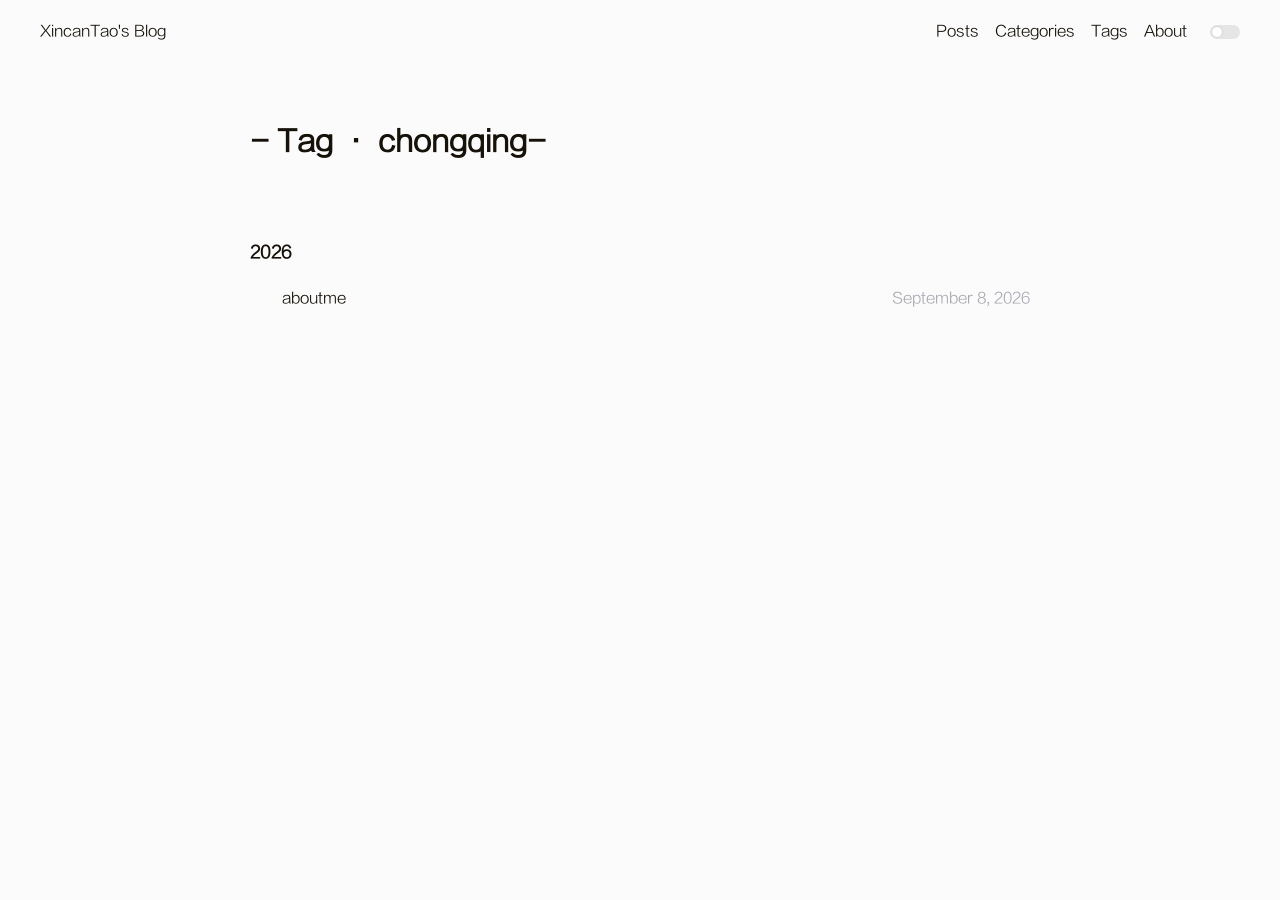
<file: tags/chongqing/index.html>
<!DOCTYPE html>
<html lang="en">

<head>
    <meta charset="UTF-8">
<meta name="viewport"
      content="width=device-width, initial-scale=1.0, maximum-scale=1.0, minimum-scale=1.0">
<meta http-equiv="X-UA-Compatible" content="ie=edge">

    <meta name="author" content="XincanTao">





<title>Tag: chongqing | Hexo</title>



    <link rel="icon" href="/favicon1.ico">




    <!-- stylesheets list from _config.yml -->
    
    <link rel="stylesheet" href="/css/style.css">
    



    <!-- scripts list from _config.yml -->
    
    <script src="/js/script.js"></script>
    
    <script src="/js/tocbot.min.js"></script>
    



    
    
        
    


<meta name="generator" content="Hexo 8.1.2"></head>

<body>
    <script>
        // this function is used to check current theme before page loaded.
        (() => {
            const pagebody = document.getElementsByTagName('body')[0]

            function setTheme(status) {

                if (status === 'dark') {
                    window.sessionStorage.theme = 'dark'
                    pagebody.classList.add('dark-theme');

                } else if (status === 'light') {
                    window.sessionStorage.theme = 'light'
                    pagebody.classList.remove('dark-theme');
                }
            };

            setTheme(window.sessionStorage.theme)
        })();
    </script>

    <div class="wrapper">
        <header>
    <nav class="navbar">
        <div class="container">
            <div class="navbar-header header-logo"><a href="/">XincanTao&#39;s Blog</a></div>
            <div class="menu navbar-right">
                
                <a class="menu-item" href="/archives">Posts</a>
                
                <a class="menu-item" href="/category">Categories</a>
                
                <a class="menu-item" href="/tag">Tags</a>
                
                <a class="menu-item" href="/about">About</a>
                
                
                <input id="switch_default" type="checkbox" class="switch_default">
                <label for="switch_default" class="toggleBtn"></label>
            </div>
        </div>
    </nav>

    
    <nav class="navbar-mobile" id="nav-mobile">
        <div class="container">
            <div class="navbar-header">
                <div>
                    <a href="/">XincanTao&#39;s Blog</a><a id="mobile-toggle-theme">·&nbsp;Light</a>
                </div>
                <div class="menu-toggle" onclick="mobileBtn()">
                    <svg class="menu-icon" xmlns="http://www.w3.org/2000/svg" width="32" height="32" viewBox="0 0 24 24"><path fill="currentColor" d="M4.5 17.27q-.213 0-.356-.145T4 16.768t.144-.356t.356-.143h15q.213 0 .356.144q.144.144.144.357t-.144.356t-.356.143zm0-4.77q-.213 0-.356-.144T4 11.999t.144-.356t.356-.143h15q.213 0 .356.144t.144.357t-.144.356t-.356.143zm0-4.77q-.213 0-.356-.143Q4 7.443 4 7.23t.144-.356t.356-.143h15q.213 0 .356.144T20 7.23t-.144.356t-.356.144z"/></svg>
                    <svg class="close-icon" xmlns="http://www.w3.org/2000/svg" width="32" height="32" viewBox="0 0 24 24"><!-- Icon from Material Symbols Light by Google - https://github.com/google/material-design-icons/blob/master/LICENSE --><path fill="currentColor" d="m12 12.708l-5.246 5.246q-.14.14-.344.15t-.364-.15t-.16-.354t.16-.354L11.292 12L6.046 6.754q-.14-.14-.15-.344t.15-.364t.354-.16t.354.16L12 11.292l5.246-5.246q.14-.14.345-.15q.203-.01.363.15t.16.354t-.16.354L12.708 12l5.246 5.246q.14.14.15.345q.01.203-.15.363t-.354.16t-.354-.16z"/></svg>
                </div>
            </div>
            <div class="menu" id="mobile-menu">
                
                <a class="menu-item" href="/archives">Posts</a>
                
                <a class="menu-item" href="/category">Categories</a>
                
                <a class="menu-item" href="/tag">Tags</a>
                
                <a class="menu-item" href="/about">About</a>
                
            </div>
        </div>
    </nav>

</header>
<script>
    var mobileBtn = function f() {
        var toggleMenu = document.getElementsByClassName("menu-toggle")[0];
        var mobileMenu = document.getElementById("mobile-menu");
        if (toggleMenu.classList.contains("active")) {
            toggleMenu.classList.remove("active")
            mobileMenu.classList.remove("active")
        } else {
            toggleMenu.classList.add("active")
            mobileMenu.classList.add("active")
        }
    }
</script>
            <div class="main">
                

    
<div class="container">
    <div class="post-wrap tags">
        <h2 class="post-title">-&nbsp;Tag&nbsp;·&nbsp;chongqing-</h2>
    </div>
    <div class="post-wrap archive">
    
    
        

        
            <h3>2026</h3>
        

        <article class="archive-item">
            <a class="archive-item-link" href="/2026/09/08/aboutme/">aboutme</a>
            <span class="archive-item-date">September 8, 2026</span>
        </article>
    
    
</div>
</div>

            </div>
            <span></span>
    </div>
</body>

</html>
</file>
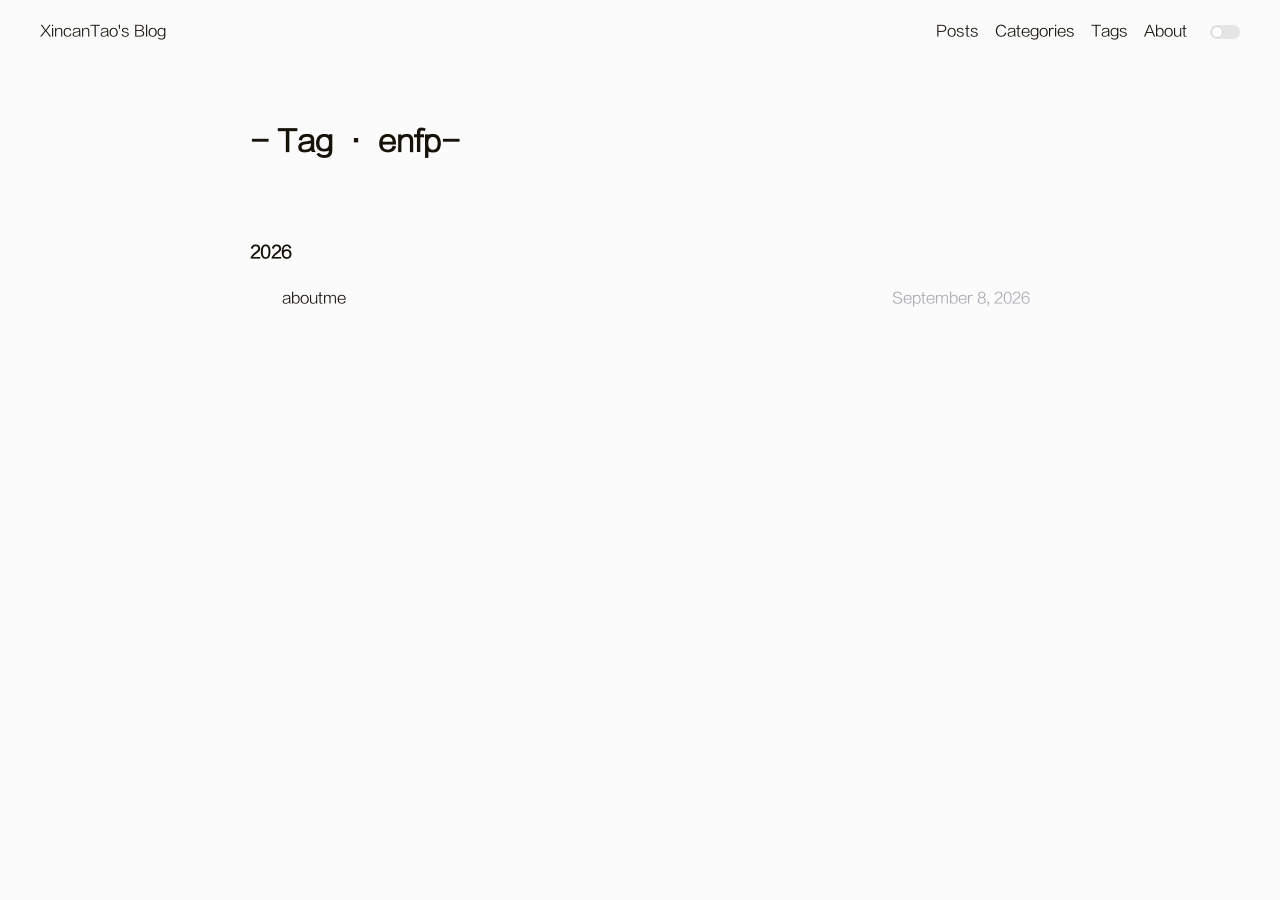
<file: tags/enfp/index.html>
<!DOCTYPE html>
<html lang="en">

<head>
    <meta charset="UTF-8">
<meta name="viewport"
      content="width=device-width, initial-scale=1.0, maximum-scale=1.0, minimum-scale=1.0">
<meta http-equiv="X-UA-Compatible" content="ie=edge">

    <meta name="author" content="XincanTao">





<title>Tag: enfp | Hexo</title>



    <link rel="icon" href="/favicon1.ico">




    <!-- stylesheets list from _config.yml -->
    
    <link rel="stylesheet" href="/css/style.css">
    



    <!-- scripts list from _config.yml -->
    
    <script src="/js/script.js"></script>
    
    <script src="/js/tocbot.min.js"></script>
    



    
    
        
    


<meta name="generator" content="Hexo 8.1.2"></head>

<body>
    <script>
        // this function is used to check current theme before page loaded.
        (() => {
            const pagebody = document.getElementsByTagName('body')[0]

            function setTheme(status) {

                if (status === 'dark') {
                    window.sessionStorage.theme = 'dark'
                    pagebody.classList.add('dark-theme');

                } else if (status === 'light') {
                    window.sessionStorage.theme = 'light'
                    pagebody.classList.remove('dark-theme');
                }
            };

            setTheme(window.sessionStorage.theme)
        })();
    </script>

    <div class="wrapper">
        <header>
    <nav class="navbar">
        <div class="container">
            <div class="navbar-header header-logo"><a href="/">XincanTao&#39;s Blog</a></div>
            <div class="menu navbar-right">
                
                <a class="menu-item" href="/archives">Posts</a>
                
                <a class="menu-item" href="/category">Categories</a>
                
                <a class="menu-item" href="/tag">Tags</a>
                
                <a class="menu-item" href="/about">About</a>
                
                
                <input id="switch_default" type="checkbox" class="switch_default">
                <label for="switch_default" class="toggleBtn"></label>
            </div>
        </div>
    </nav>

    
    <nav class="navbar-mobile" id="nav-mobile">
        <div class="container">
            <div class="navbar-header">
                <div>
                    <a href="/">XincanTao&#39;s Blog</a><a id="mobile-toggle-theme">·&nbsp;Light</a>
                </div>
                <div class="menu-toggle" onclick="mobileBtn()">
                    <svg class="menu-icon" xmlns="http://www.w3.org/2000/svg" width="32" height="32" viewBox="0 0 24 24"><path fill="currentColor" d="M4.5 17.27q-.213 0-.356-.145T4 16.768t.144-.356t.356-.143h15q.213 0 .356.144q.144.144.144.357t-.144.356t-.356.143zm0-4.77q-.213 0-.356-.144T4 11.999t.144-.356t.356-.143h15q.213 0 .356.144t.144.357t-.144.356t-.356.143zm0-4.77q-.213 0-.356-.143Q4 7.443 4 7.23t.144-.356t.356-.143h15q.213 0 .356.144T20 7.23t-.144.356t-.356.144z"/></svg>
                    <svg class="close-icon" xmlns="http://www.w3.org/2000/svg" width="32" height="32" viewBox="0 0 24 24"><!-- Icon from Material Symbols Light by Google - https://github.com/google/material-design-icons/blob/master/LICENSE --><path fill="currentColor" d="m12 12.708l-5.246 5.246q-.14.14-.344.15t-.364-.15t-.16-.354t.16-.354L11.292 12L6.046 6.754q-.14-.14-.15-.344t.15-.364t.354-.16t.354.16L12 11.292l5.246-5.246q.14-.14.345-.15q.203-.01.363.15t.16.354t-.16.354L12.708 12l5.246 5.246q.14.14.15.345q.01.203-.15.363t-.354.16t-.354-.16z"/></svg>
                </div>
            </div>
            <div class="menu" id="mobile-menu">
                
                <a class="menu-item" href="/archives">Posts</a>
                
                <a class="menu-item" href="/category">Categories</a>
                
                <a class="menu-item" href="/tag">Tags</a>
                
                <a class="menu-item" href="/about">About</a>
                
            </div>
        </div>
    </nav>

</header>
<script>
    var mobileBtn = function f() {
        var toggleMenu = document.getElementsByClassName("menu-toggle")[0];
        var mobileMenu = document.getElementById("mobile-menu");
        if (toggleMenu.classList.contains("active")) {
            toggleMenu.classList.remove("active")
            mobileMenu.classList.remove("active")
        } else {
            toggleMenu.classList.add("active")
            mobileMenu.classList.add("active")
        }
    }
</script>
            <div class="main">
                

    
<div class="container">
    <div class="post-wrap tags">
        <h2 class="post-title">-&nbsp;Tag&nbsp;·&nbsp;enfp-</h2>
    </div>
    <div class="post-wrap archive">
    
    
        

        
            <h3>2026</h3>
        

        <article class="archive-item">
            <a class="archive-item-link" href="/2026/09/08/aboutme/">aboutme</a>
            <span class="archive-item-date">September 8, 2026</span>
        </article>
    
    
</div>
</div>

            </div>
            <span></span>
    </div>
</body>

</html>
</file>
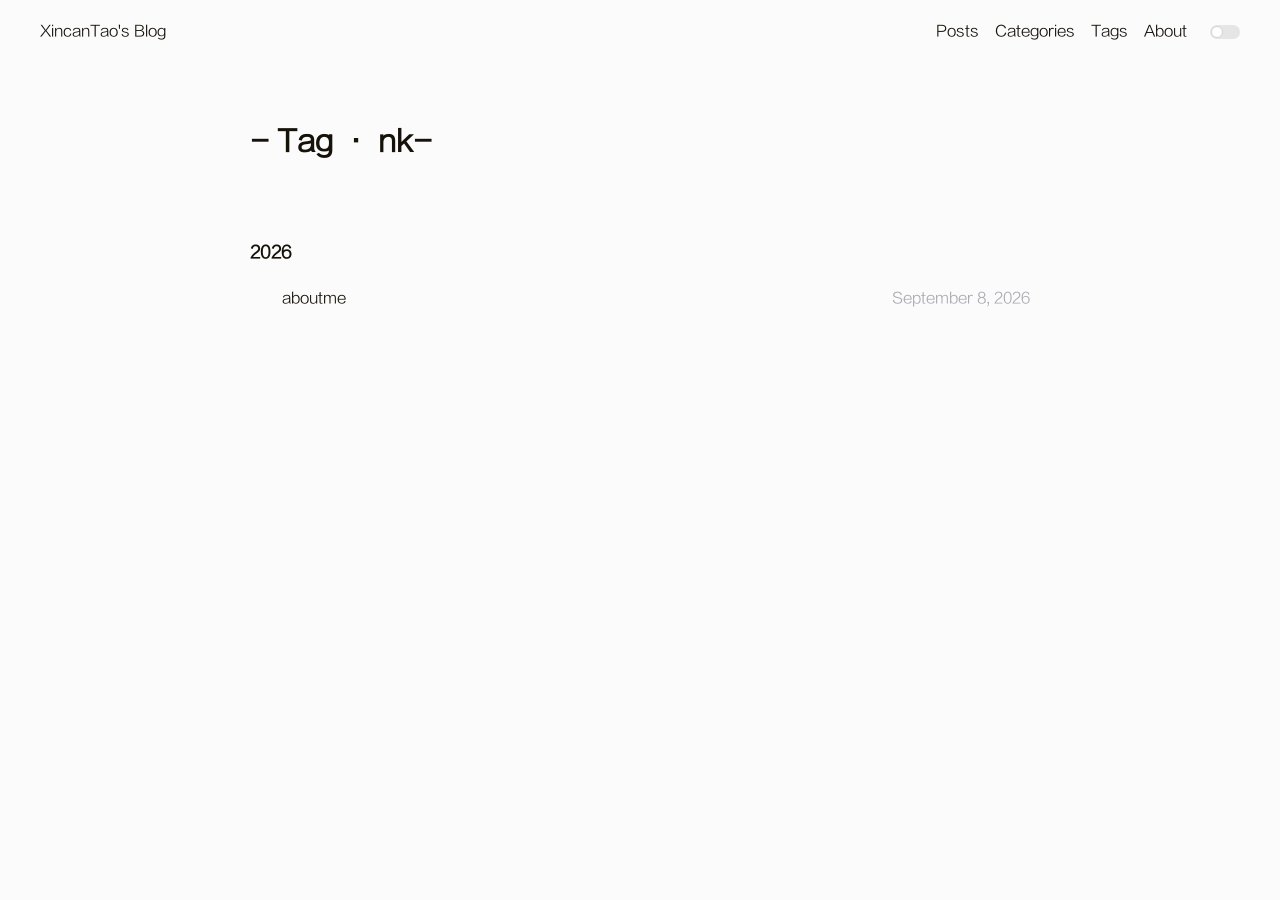
<file: tags/nk/index.html>
<!DOCTYPE html>
<html lang="en">

<head>
    <meta charset="UTF-8">
<meta name="viewport"
      content="width=device-width, initial-scale=1.0, maximum-scale=1.0, minimum-scale=1.0">
<meta http-equiv="X-UA-Compatible" content="ie=edge">

    <meta name="author" content="XincanTao">





<title>Tag: nk | Hexo</title>



    <link rel="icon" href="/favicon1.ico">




    <!-- stylesheets list from _config.yml -->
    
    <link rel="stylesheet" href="/css/style.css">
    



    <!-- scripts list from _config.yml -->
    
    <script src="/js/script.js"></script>
    
    <script src="/js/tocbot.min.js"></script>
    



    
    
        
    


<meta name="generator" content="Hexo 8.1.2"></head>

<body>
    <script>
        // this function is used to check current theme before page loaded.
        (() => {
            const pagebody = document.getElementsByTagName('body')[0]

            function setTheme(status) {

                if (status === 'dark') {
                    window.sessionStorage.theme = 'dark'
                    pagebody.classList.add('dark-theme');

                } else if (status === 'light') {
                    window.sessionStorage.theme = 'light'
                    pagebody.classList.remove('dark-theme');
                }
            };

            setTheme(window.sessionStorage.theme)
        })();
    </script>

    <div class="wrapper">
        <header>
    <nav class="navbar">
        <div class="container">
            <div class="navbar-header header-logo"><a href="/">XincanTao&#39;s Blog</a></div>
            <div class="menu navbar-right">
                
                <a class="menu-item" href="/archives">Posts</a>
                
                <a class="menu-item" href="/category">Categories</a>
                
                <a class="menu-item" href="/tag">Tags</a>
                
                <a class="menu-item" href="/about">About</a>
                
                
                <input id="switch_default" type="checkbox" class="switch_default">
                <label for="switch_default" class="toggleBtn"></label>
            </div>
        </div>
    </nav>

    
    <nav class="navbar-mobile" id="nav-mobile">
        <div class="container">
            <div class="navbar-header">
                <div>
                    <a href="/">XincanTao&#39;s Blog</a><a id="mobile-toggle-theme">·&nbsp;Light</a>
                </div>
                <div class="menu-toggle" onclick="mobileBtn()">
                    <svg class="menu-icon" xmlns="http://www.w3.org/2000/svg" width="32" height="32" viewBox="0 0 24 24"><path fill="currentColor" d="M4.5 17.27q-.213 0-.356-.145T4 16.768t.144-.356t.356-.143h15q.213 0 .356.144q.144.144.144.357t-.144.356t-.356.143zm0-4.77q-.213 0-.356-.144T4 11.999t.144-.356t.356-.143h15q.213 0 .356.144t.144.357t-.144.356t-.356.143zm0-4.77q-.213 0-.356-.143Q4 7.443 4 7.23t.144-.356t.356-.143h15q.213 0 .356.144T20 7.23t-.144.356t-.356.144z"/></svg>
                    <svg class="close-icon" xmlns="http://www.w3.org/2000/svg" width="32" height="32" viewBox="0 0 24 24"><!-- Icon from Material Symbols Light by Google - https://github.com/google/material-design-icons/blob/master/LICENSE --><path fill="currentColor" d="m12 12.708l-5.246 5.246q-.14.14-.344.15t-.364-.15t-.16-.354t.16-.354L11.292 12L6.046 6.754q-.14-.14-.15-.344t.15-.364t.354-.16t.354.16L12 11.292l5.246-5.246q.14-.14.345-.15q.203-.01.363.15t.16.354t-.16.354L12.708 12l5.246 5.246q.14.14.15.345q.01.203-.15.363t-.354.16t-.354-.16z"/></svg>
                </div>
            </div>
            <div class="menu" id="mobile-menu">
                
                <a class="menu-item" href="/archives">Posts</a>
                
                <a class="menu-item" href="/category">Categories</a>
                
                <a class="menu-item" href="/tag">Tags</a>
                
                <a class="menu-item" href="/about">About</a>
                
            </div>
        </div>
    </nav>

</header>
<script>
    var mobileBtn = function f() {
        var toggleMenu = document.getElementsByClassName("menu-toggle")[0];
        var mobileMenu = document.getElementById("mobile-menu");
        if (toggleMenu.classList.contains("active")) {
            toggleMenu.classList.remove("active")
            mobileMenu.classList.remove("active")
        } else {
            toggleMenu.classList.add("active")
            mobileMenu.classList.add("active")
        }
    }
</script>
            <div class="main">
                

    
<div class="container">
    <div class="post-wrap tags">
        <h2 class="post-title">-&nbsp;Tag&nbsp;·&nbsp;nk-</h2>
    </div>
    <div class="post-wrap archive">
    
    
        

        
            <h3>2026</h3>
        

        <article class="archive-item">
            <a class="archive-item-link" href="/2026/09/08/aboutme/">aboutme</a>
            <span class="archive-item-date">September 8, 2026</span>
        </article>
    
    
</div>
</div>

            </div>
            <span></span>
    </div>
</body>

</html>
</file>
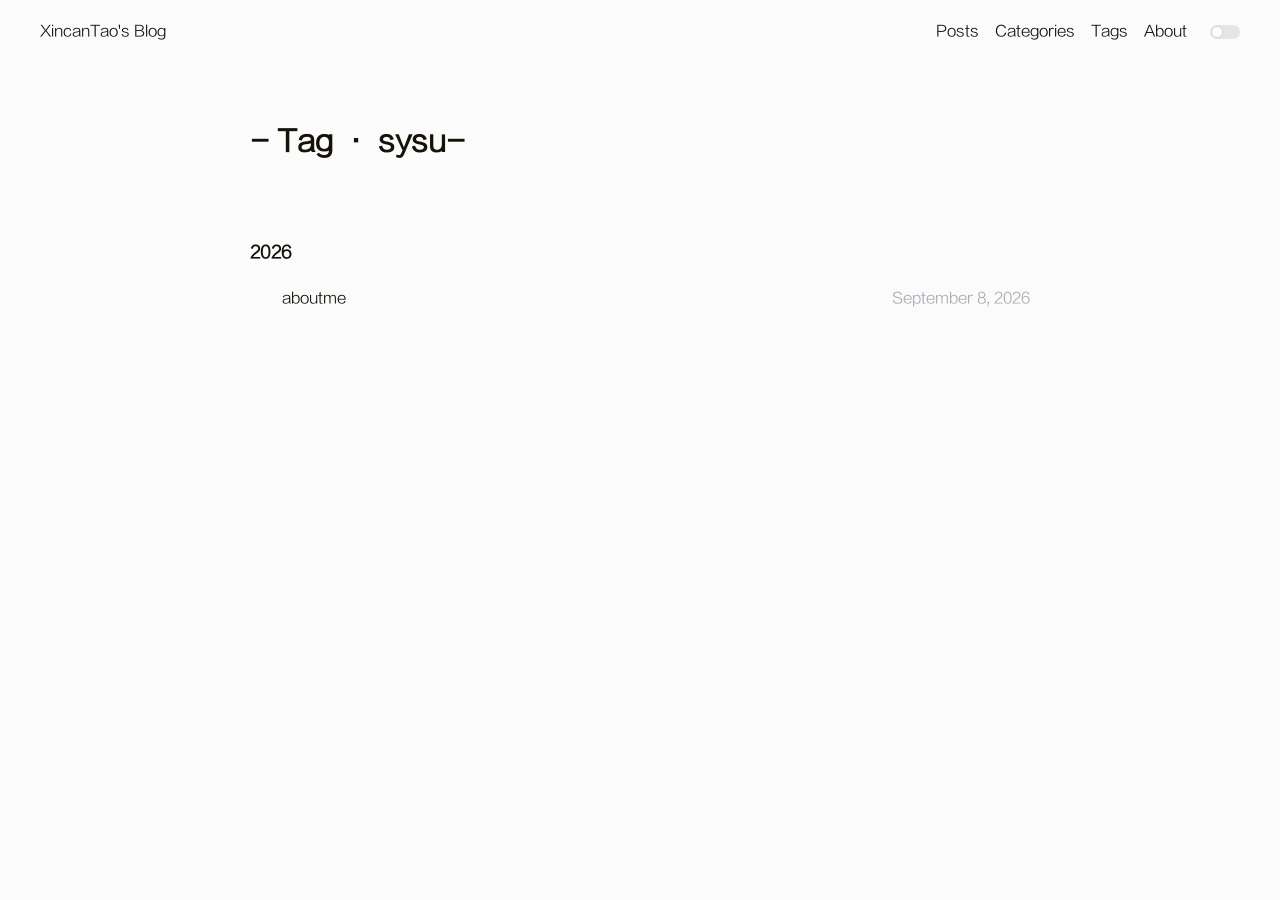
<file: tags/sysu/index.html>
<!DOCTYPE html>
<html lang="en">

<head>
    <meta charset="UTF-8">
<meta name="viewport"
      content="width=device-width, initial-scale=1.0, maximum-scale=1.0, minimum-scale=1.0">
<meta http-equiv="X-UA-Compatible" content="ie=edge">

    <meta name="author" content="XincanTao">





<title>Tag: sysu | Hexo</title>



    <link rel="icon" href="/favicon1.ico">




    <!-- stylesheets list from _config.yml -->
    
    <link rel="stylesheet" href="/css/style.css">
    



    <!-- scripts list from _config.yml -->
    
    <script src="/js/script.js"></script>
    
    <script src="/js/tocbot.min.js"></script>
    



    
    
        
    


<meta name="generator" content="Hexo 8.1.2"></head>

<body>
    <script>
        // this function is used to check current theme before page loaded.
        (() => {
            const pagebody = document.getElementsByTagName('body')[0]

            function setTheme(status) {

                if (status === 'dark') {
                    window.sessionStorage.theme = 'dark'
                    pagebody.classList.add('dark-theme');

                } else if (status === 'light') {
                    window.sessionStorage.theme = 'light'
                    pagebody.classList.remove('dark-theme');
                }
            };

            setTheme(window.sessionStorage.theme)
        })();
    </script>

    <div class="wrapper">
        <header>
    <nav class="navbar">
        <div class="container">
            <div class="navbar-header header-logo"><a href="/">XincanTao&#39;s Blog</a></div>
            <div class="menu navbar-right">
                
                <a class="menu-item" href="/archives">Posts</a>
                
                <a class="menu-item" href="/category">Categories</a>
                
                <a class="menu-item" href="/tag">Tags</a>
                
                <a class="menu-item" href="/about">About</a>
                
                
                <input id="switch_default" type="checkbox" class="switch_default">
                <label for="switch_default" class="toggleBtn"></label>
            </div>
        </div>
    </nav>

    
    <nav class="navbar-mobile" id="nav-mobile">
        <div class="container">
            <div class="navbar-header">
                <div>
                    <a href="/">XincanTao&#39;s Blog</a><a id="mobile-toggle-theme">·&nbsp;Light</a>
                </div>
                <div class="menu-toggle" onclick="mobileBtn()">
                    <svg class="menu-icon" xmlns="http://www.w3.org/2000/svg" width="32" height="32" viewBox="0 0 24 24"><path fill="currentColor" d="M4.5 17.27q-.213 0-.356-.145T4 16.768t.144-.356t.356-.143h15q.213 0 .356.144q.144.144.144.357t-.144.356t-.356.143zm0-4.77q-.213 0-.356-.144T4 11.999t.144-.356t.356-.143h15q.213 0 .356.144t.144.357t-.144.356t-.356.143zm0-4.77q-.213 0-.356-.143Q4 7.443 4 7.23t.144-.356t.356-.143h15q.213 0 .356.144T20 7.23t-.144.356t-.356.144z"/></svg>
                    <svg class="close-icon" xmlns="http://www.w3.org/2000/svg" width="32" height="32" viewBox="0 0 24 24"><!-- Icon from Material Symbols Light by Google - https://github.com/google/material-design-icons/blob/master/LICENSE --><path fill="currentColor" d="m12 12.708l-5.246 5.246q-.14.14-.344.15t-.364-.15t-.16-.354t.16-.354L11.292 12L6.046 6.754q-.14-.14-.15-.344t.15-.364t.354-.16t.354.16L12 11.292l5.246-5.246q.14-.14.345-.15q.203-.01.363.15t.16.354t-.16.354L12.708 12l5.246 5.246q.14.14.15.345q.01.203-.15.363t-.354.16t-.354-.16z"/></svg>
                </div>
            </div>
            <div class="menu" id="mobile-menu">
                
                <a class="menu-item" href="/archives">Posts</a>
                
                <a class="menu-item" href="/category">Categories</a>
                
                <a class="menu-item" href="/tag">Tags</a>
                
                <a class="menu-item" href="/about">About</a>
                
            </div>
        </div>
    </nav>

</header>
<script>
    var mobileBtn = function f() {
        var toggleMenu = document.getElementsByClassName("menu-toggle")[0];
        var mobileMenu = document.getElementById("mobile-menu");
        if (toggleMenu.classList.contains("active")) {
            toggleMenu.classList.remove("active")
            mobileMenu.classList.remove("active")
        } else {
            toggleMenu.classList.add("active")
            mobileMenu.classList.add("active")
        }
    }
</script>
            <div class="main">
                

    
<div class="container">
    <div class="post-wrap tags">
        <h2 class="post-title">-&nbsp;Tag&nbsp;·&nbsp;sysu-</h2>
    </div>
    <div class="post-wrap archive">
    
    
        

        
            <h3>2026</h3>
        

        <article class="archive-item">
            <a class="archive-item-link" href="/2026/09/08/aboutme/">aboutme</a>
            <span class="archive-item-date">September 8, 2026</span>
        </article>
    
    
</div>
</div>

            </div>
            <span></span>
    </div>
</body>

</html>
</file>
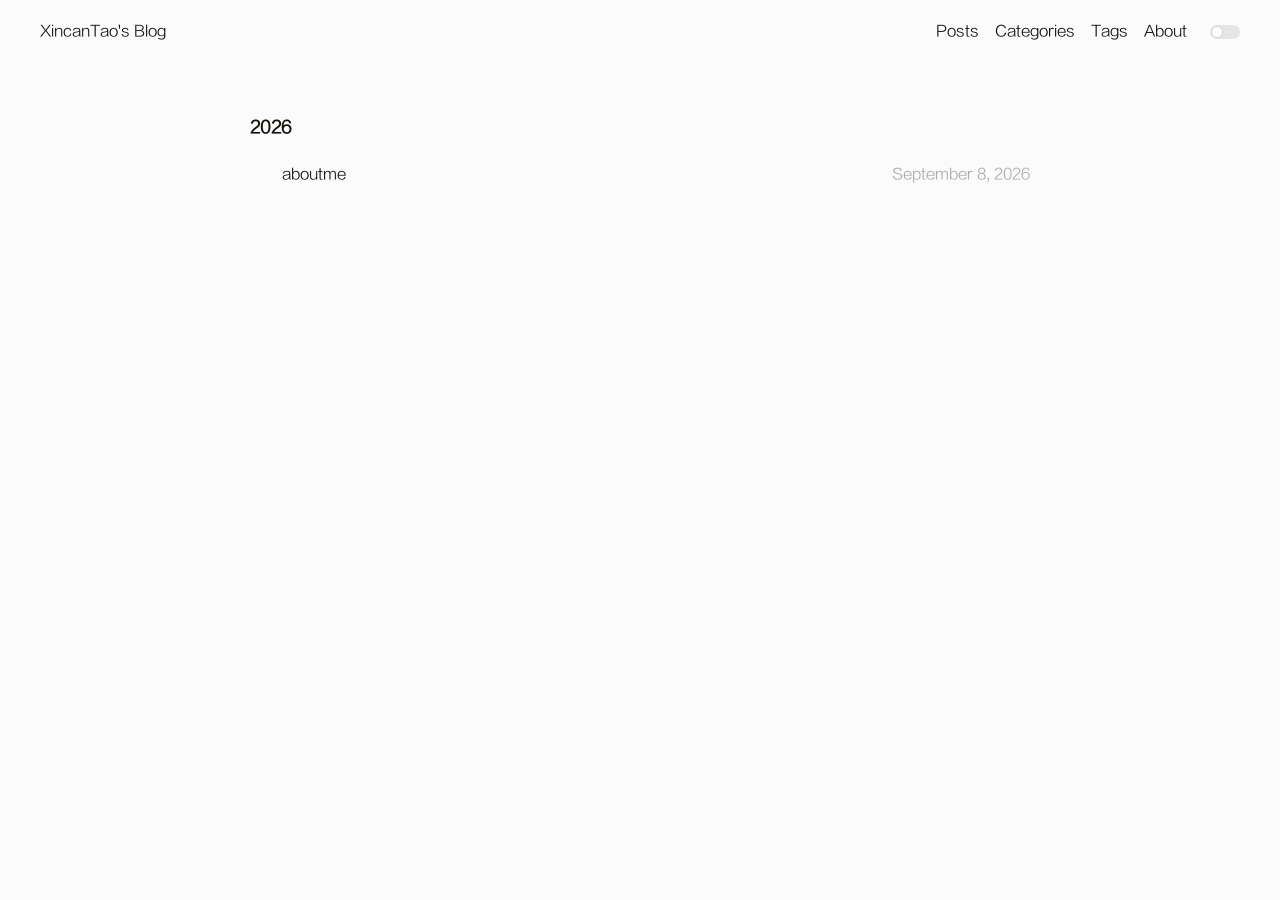
<file: archives/2026/09/index.html>
<!DOCTYPE html>
<html lang="en">

<head>
    <meta charset="UTF-8">
<meta name="viewport"
      content="width=device-width, initial-scale=1.0, maximum-scale=1.0, minimum-scale=1.0">
<meta http-equiv="X-UA-Compatible" content="ie=edge">

    <meta name="author" content="XincanTao">





<title>Archives: 2026/9 | Hexo</title>



    <link rel="icon" href="/favicon1.ico">




    <!-- stylesheets list from _config.yml -->
    
    <link rel="stylesheet" href="/css/style.css">
    



    <!-- scripts list from _config.yml -->
    
    <script src="/js/script.js"></script>
    
    <script src="/js/tocbot.min.js"></script>
    



    
    
        
    


<meta name="generator" content="Hexo 8.1.2"></head>

<body>
    <script>
        // this function is used to check current theme before page loaded.
        (() => {
            const pagebody = document.getElementsByTagName('body')[0]

            function setTheme(status) {

                if (status === 'dark') {
                    window.sessionStorage.theme = 'dark'
                    pagebody.classList.add('dark-theme');

                } else if (status === 'light') {
                    window.sessionStorage.theme = 'light'
                    pagebody.classList.remove('dark-theme');
                }
            };

            setTheme(window.sessionStorage.theme)
        })();
    </script>

    <div class="wrapper">
        <header>
    <nav class="navbar">
        <div class="container">
            <div class="navbar-header header-logo"><a href="/">XincanTao&#39;s Blog</a></div>
            <div class="menu navbar-right">
                
                <a class="menu-item" href="/archives">Posts</a>
                
                <a class="menu-item" href="/category">Categories</a>
                
                <a class="menu-item" href="/tag">Tags</a>
                
                <a class="menu-item" href="/about">About</a>
                
                
                <input id="switch_default" type="checkbox" class="switch_default">
                <label for="switch_default" class="toggleBtn"></label>
            </div>
        </div>
    </nav>

    
    <nav class="navbar-mobile" id="nav-mobile">
        <div class="container">
            <div class="navbar-header">
                <div>
                    <a href="/">XincanTao&#39;s Blog</a><a id="mobile-toggle-theme">·&nbsp;Light</a>
                </div>
                <div class="menu-toggle" onclick="mobileBtn()">
                    <svg class="menu-icon" xmlns="http://www.w3.org/2000/svg" width="32" height="32" viewBox="0 0 24 24"><path fill="currentColor" d="M4.5 17.27q-.213 0-.356-.145T4 16.768t.144-.356t.356-.143h15q.213 0 .356.144q.144.144.144.357t-.144.356t-.356.143zm0-4.77q-.213 0-.356-.144T4 11.999t.144-.356t.356-.143h15q.213 0 .356.144t.144.357t-.144.356t-.356.143zm0-4.77q-.213 0-.356-.143Q4 7.443 4 7.23t.144-.356t.356-.143h15q.213 0 .356.144T20 7.23t-.144.356t-.356.144z"/></svg>
                    <svg class="close-icon" xmlns="http://www.w3.org/2000/svg" width="32" height="32" viewBox="0 0 24 24"><!-- Icon from Material Symbols Light by Google - https://github.com/google/material-design-icons/blob/master/LICENSE --><path fill="currentColor" d="m12 12.708l-5.246 5.246q-.14.14-.344.15t-.364-.15t-.16-.354t.16-.354L11.292 12L6.046 6.754q-.14-.14-.15-.344t.15-.364t.354-.16t.354.16L12 11.292l5.246-5.246q.14-.14.345-.15q.203-.01.363.15t.16.354t-.16.354L12.708 12l5.246 5.246q.14.14.15.345q.01.203-.15.363t-.354.16t-.354-.16z"/></svg>
                </div>
            </div>
            <div class="menu" id="mobile-menu">
                
                <a class="menu-item" href="/archives">Posts</a>
                
                <a class="menu-item" href="/category">Categories</a>
                
                <a class="menu-item" href="/tag">Tags</a>
                
                <a class="menu-item" href="/about">About</a>
                
            </div>
        </div>
    </nav>

</header>
<script>
    var mobileBtn = function f() {
        var toggleMenu = document.getElementsByClassName("menu-toggle")[0];
        var mobileMenu = document.getElementById("mobile-menu");
        if (toggleMenu.classList.contains("active")) {
            toggleMenu.classList.remove("active")
            mobileMenu.classList.remove("active")
        } else {
            toggleMenu.classList.add("active")
            mobileMenu.classList.add("active")
        }
    }
</script>
            <div class="main">
                <div class="post-wrap archive">
    
    
        

        
            <h3>2026</h3>
        

        <article class="archive-item">
            <a class="archive-item-link" href="/2026/09/08/aboutme/">aboutme</a>
            <span class="archive-item-date">September 8, 2026</span>
        </article>
    
    
</div>
            </div>
            <span></span>
    </div>
</body>

</html>
</file>
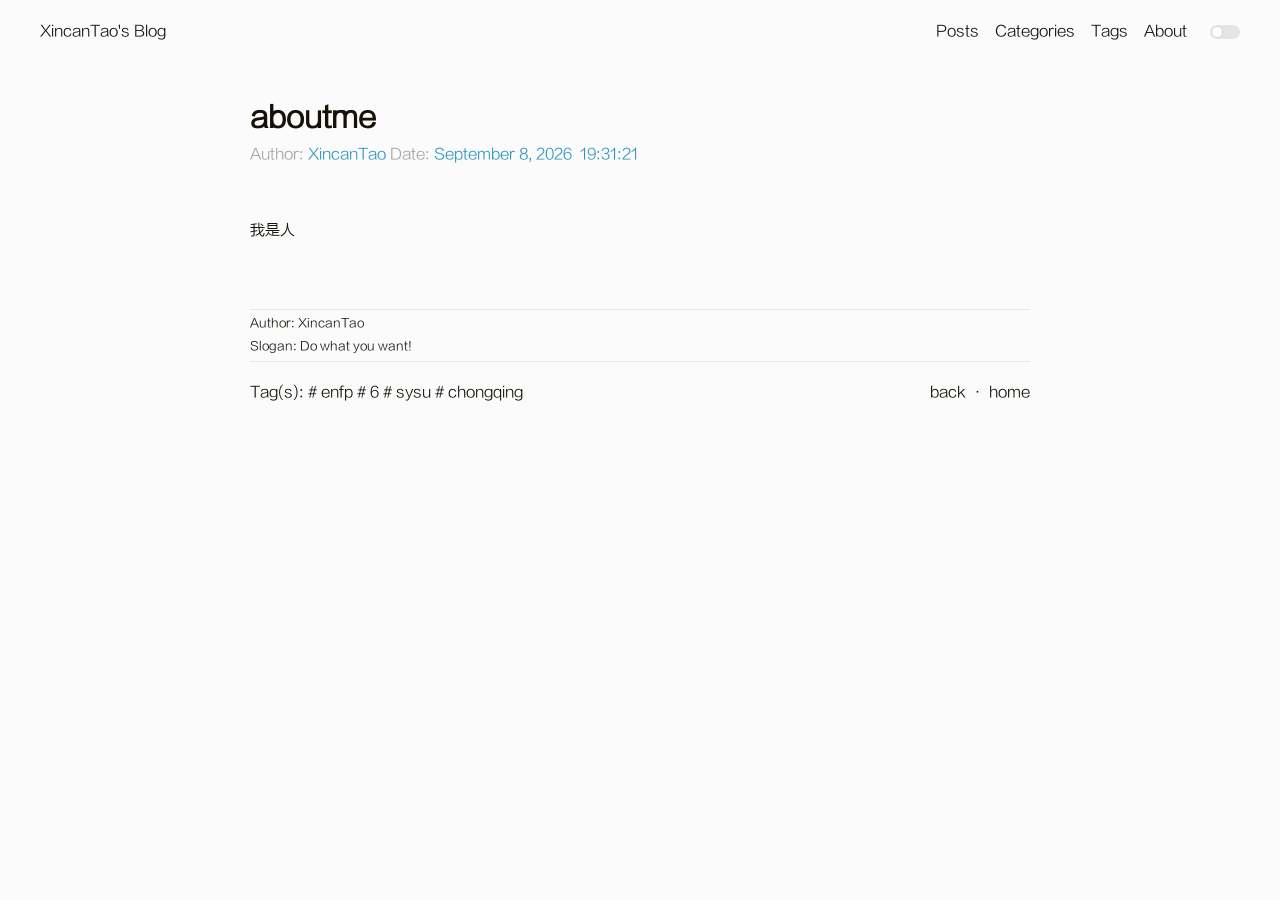
<file: 2026/09/08/aboutme/index.html>
<!DOCTYPE html>
<html lang="en">

<head>
    <meta charset="UTF-8">
<meta name="viewport"
      content="width=device-width, initial-scale=1.0, maximum-scale=1.0, minimum-scale=1.0">
<meta http-equiv="X-UA-Compatible" content="ie=edge">

    <meta name="author" content="XincanTao">





<title>aboutme | Hexo</title>



    <link rel="icon" href="/favicon1.ico">




    <!-- stylesheets list from _config.yml -->
    
    <link rel="stylesheet" href="/css/style.css">
    



    <!-- scripts list from _config.yml -->
    
    <script src="/js/script.js"></script>
    
    <script src="/js/tocbot.min.js"></script>
    



    
    
        
    


<meta name="generator" content="Hexo 8.1.2"></head>

<body>
    <script>
        // this function is used to check current theme before page loaded.
        (() => {
            const pagebody = document.getElementsByTagName('body')[0]

            function setTheme(status) {

                if (status === 'dark') {
                    window.sessionStorage.theme = 'dark'
                    pagebody.classList.add('dark-theme');

                } else if (status === 'light') {
                    window.sessionStorage.theme = 'light'
                    pagebody.classList.remove('dark-theme');
                }
            };

            setTheme(window.sessionStorage.theme)
        })();
    </script>

    <div class="wrapper">
        <header>
    <nav class="navbar">
        <div class="container">
            <div class="navbar-header header-logo"><a href="/">XincanTao&#39;s Blog</a></div>
            <div class="menu navbar-right">
                
                <a class="menu-item" href="/archives">Posts</a>
                
                <a class="menu-item" href="/category">Categories</a>
                
                <a class="menu-item" href="/tag">Tags</a>
                
                <a class="menu-item" href="/about">About</a>
                
                
                <input id="switch_default" type="checkbox" class="switch_default">
                <label for="switch_default" class="toggleBtn"></label>
            </div>
        </div>
    </nav>

    
    <nav class="navbar-mobile" id="nav-mobile">
        <div class="container">
            <div class="navbar-header">
                <div>
                    <a href="/">XincanTao&#39;s Blog</a><a id="mobile-toggle-theme">·&nbsp;Light</a>
                </div>
                <div class="menu-toggle" onclick="mobileBtn()">
                    <svg class="menu-icon" xmlns="http://www.w3.org/2000/svg" width="32" height="32" viewBox="0 0 24 24"><path fill="currentColor" d="M4.5 17.27q-.213 0-.356-.145T4 16.768t.144-.356t.356-.143h15q.213 0 .356.144q.144.144.144.357t-.144.356t-.356.143zm0-4.77q-.213 0-.356-.144T4 11.999t.144-.356t.356-.143h15q.213 0 .356.144t.144.357t-.144.356t-.356.143zm0-4.77q-.213 0-.356-.143Q4 7.443 4 7.23t.144-.356t.356-.143h15q.213 0 .356.144T20 7.23t-.144.356t-.356.144z"/></svg>
                    <svg class="close-icon" xmlns="http://www.w3.org/2000/svg" width="32" height="32" viewBox="0 0 24 24"><!-- Icon from Material Symbols Light by Google - https://github.com/google/material-design-icons/blob/master/LICENSE --><path fill="currentColor" d="m12 12.708l-5.246 5.246q-.14.14-.344.15t-.364-.15t-.16-.354t.16-.354L11.292 12L6.046 6.754q-.14-.14-.15-.344t.15-.364t.354-.16t.354.16L12 11.292l5.246-5.246q.14-.14.345-.15q.203-.01.363.15t.16.354t-.16.354L12.708 12l5.246 5.246q.14.14.15.345q.01.203-.15.363t-.354.16t-.354-.16z"/></svg>
                </div>
            </div>
            <div class="menu" id="mobile-menu">
                
                <a class="menu-item" href="/archives">Posts</a>
                
                <a class="menu-item" href="/category">Categories</a>
                
                <a class="menu-item" href="/tag">Tags</a>
                
                <a class="menu-item" href="/about">About</a>
                
            </div>
        </div>
    </nav>

</header>
<script>
    var mobileBtn = function f() {
        var toggleMenu = document.getElementsByClassName("menu-toggle")[0];
        var mobileMenu = document.getElementById("mobile-menu");
        if (toggleMenu.classList.contains("active")) {
            toggleMenu.classList.remove("active")
            mobileMenu.classList.remove("active")
        } else {
            toggleMenu.classList.add("active")
            mobileMenu.classList.add("active")
        }
    }
</script>
            <div class="main">
                <div class="container">
    
    

    
    <article class="post-wrap">
        <header class="post-header">
            <h1 class="post-title">aboutme</h1>
            
                <div class="post-meta">
                    
                        Author: <a itemprop="author" rel="author" href="/">XincanTao</a>
                    

                    
                        <span class="post-time">
                        Date: <a href="#">September 8, 2026&nbsp;&nbsp;19:31:21</a>
                        </span>
                    
                    
                </div>
            
        </header>

        <div class="post-content">
            <p>我是人</p>

        </div>

        
            <section class="post-copyright">
                
                    <p class="copyright-item">
                        <span>Author:</span>
                        <span>XincanTao</span>
                    </p>
                
                
                
                
                     <p class="copyright-item">
                         <span>Slogan:</span>
                         <span>Do what you want!</span>
                     </p>
                

            </section>
        
        <section class="post-tags">
            <div>
                <span>Tag(s):</span>
                <span class="tag">
                    
                    
                        <a href="/tags/enfp/"># enfp</a>
                    
                        <a href="/tags/6/"># 6</a>
                    
                        <a href="/tags/sysu/"># sysu</a>
                    
                        <a href="/tags/chongqing/"># chongqing</a>
                    
                        
                </span>
            </div>
            <div>
                <a href="javascript:window.history.back();">back</a>
                <span>· </span>
                <a href="/">home</a>
            </div>
        </section>
        <section class="post-nav">
            
            
        </section>


    </article>
</div>

            </div>
            <span></span>
    </div>
</body>

</html>
</file>
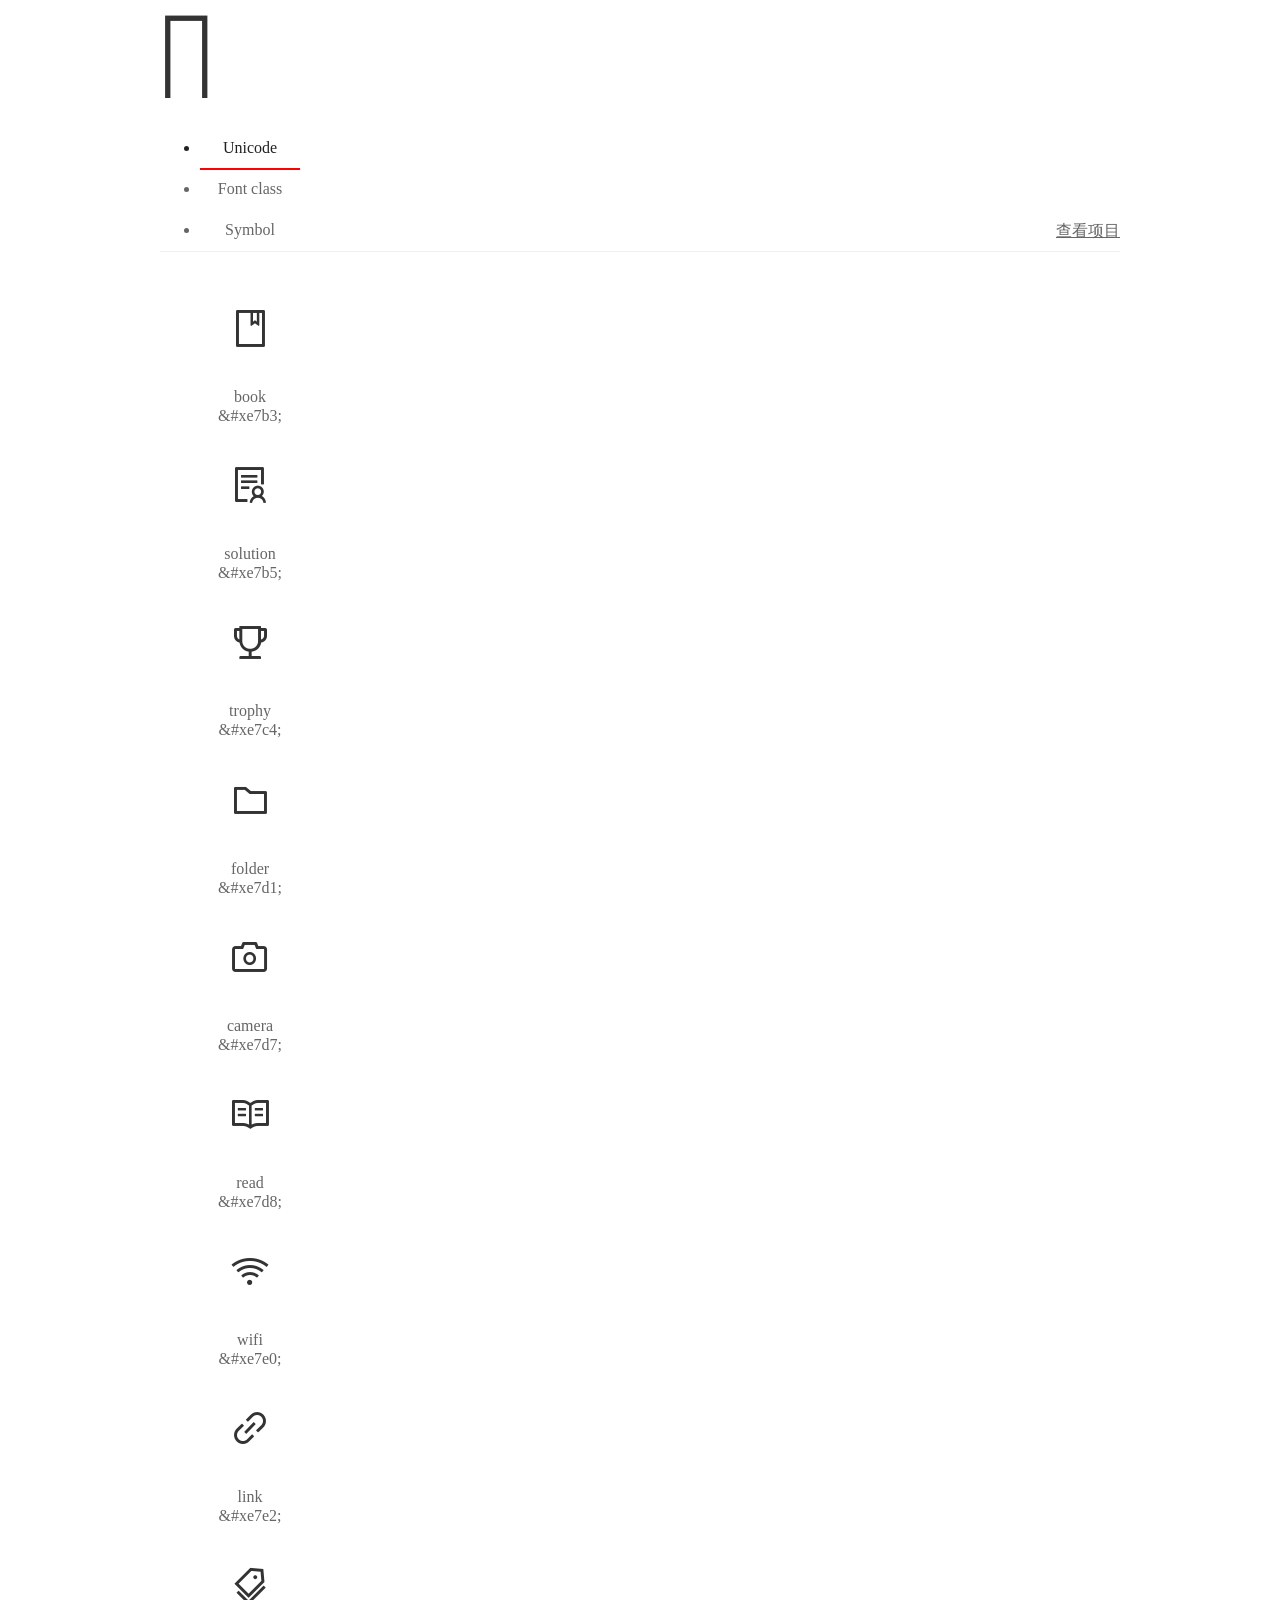
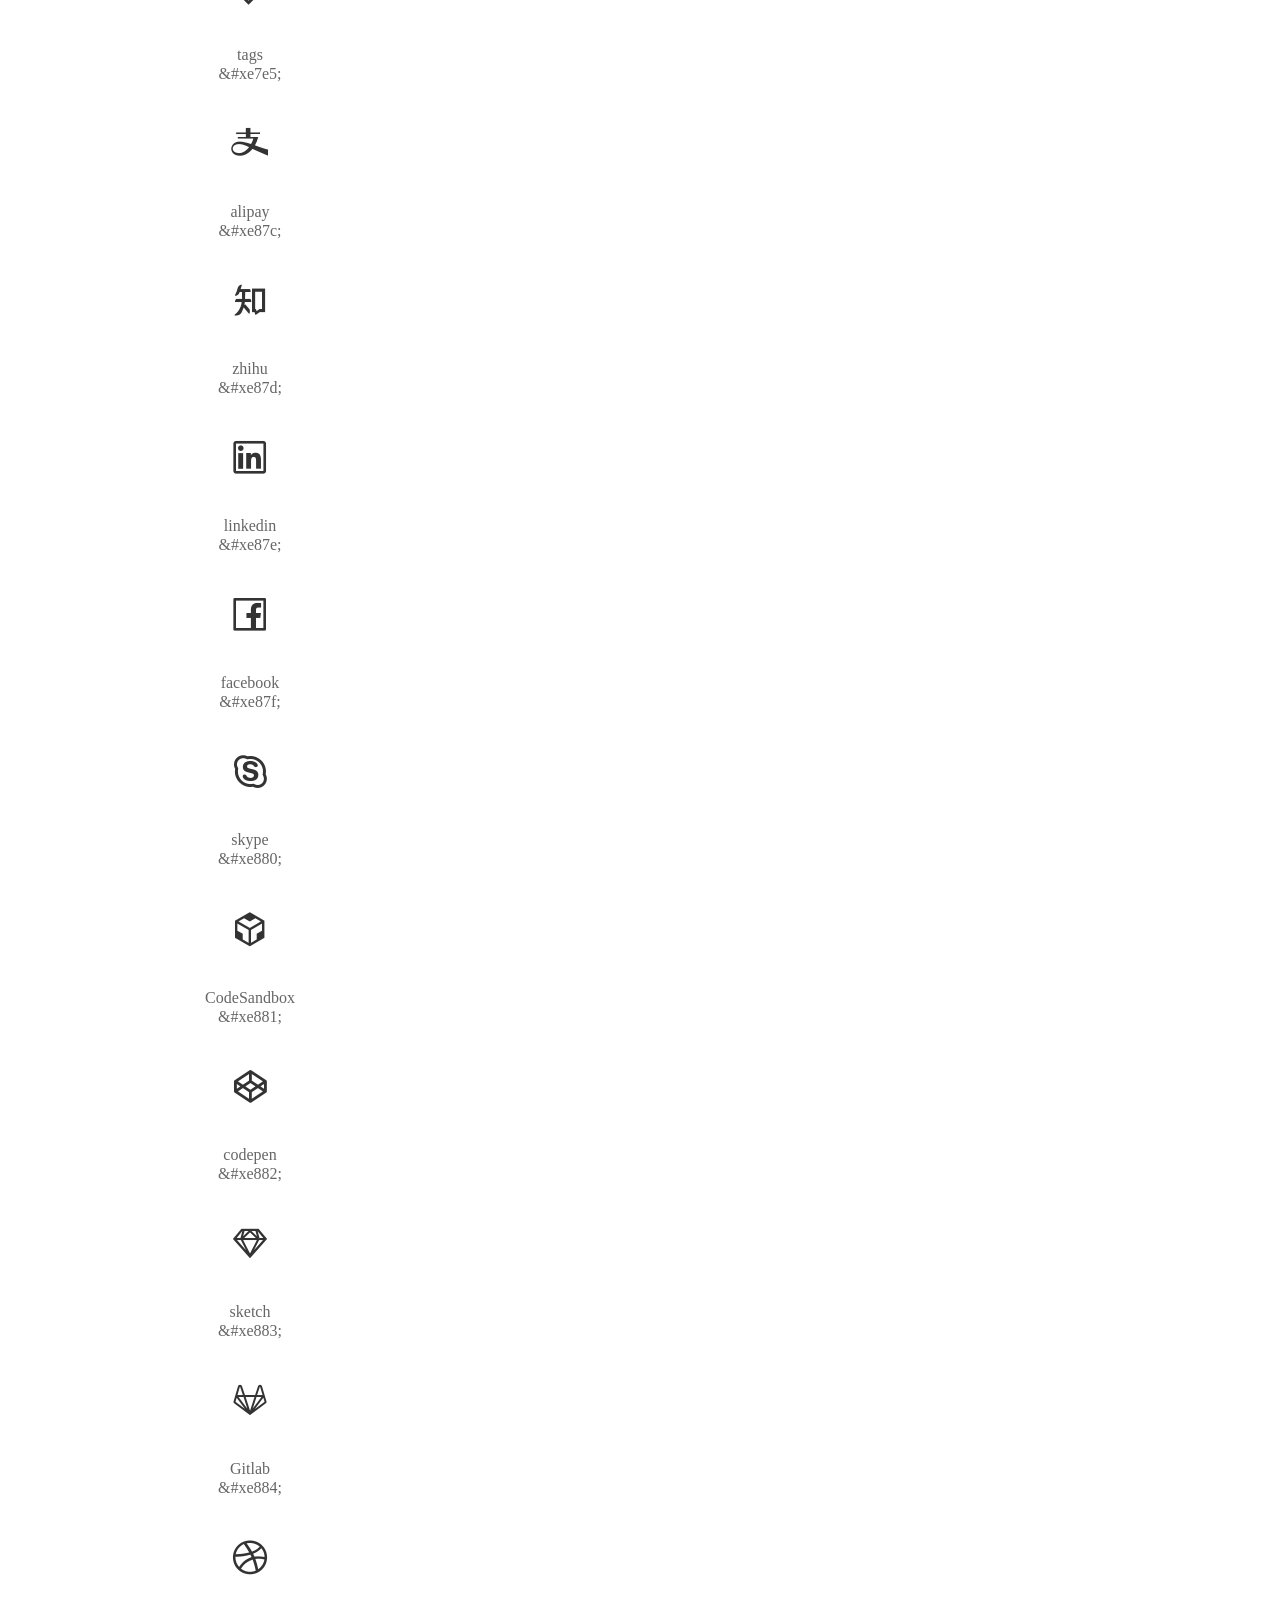
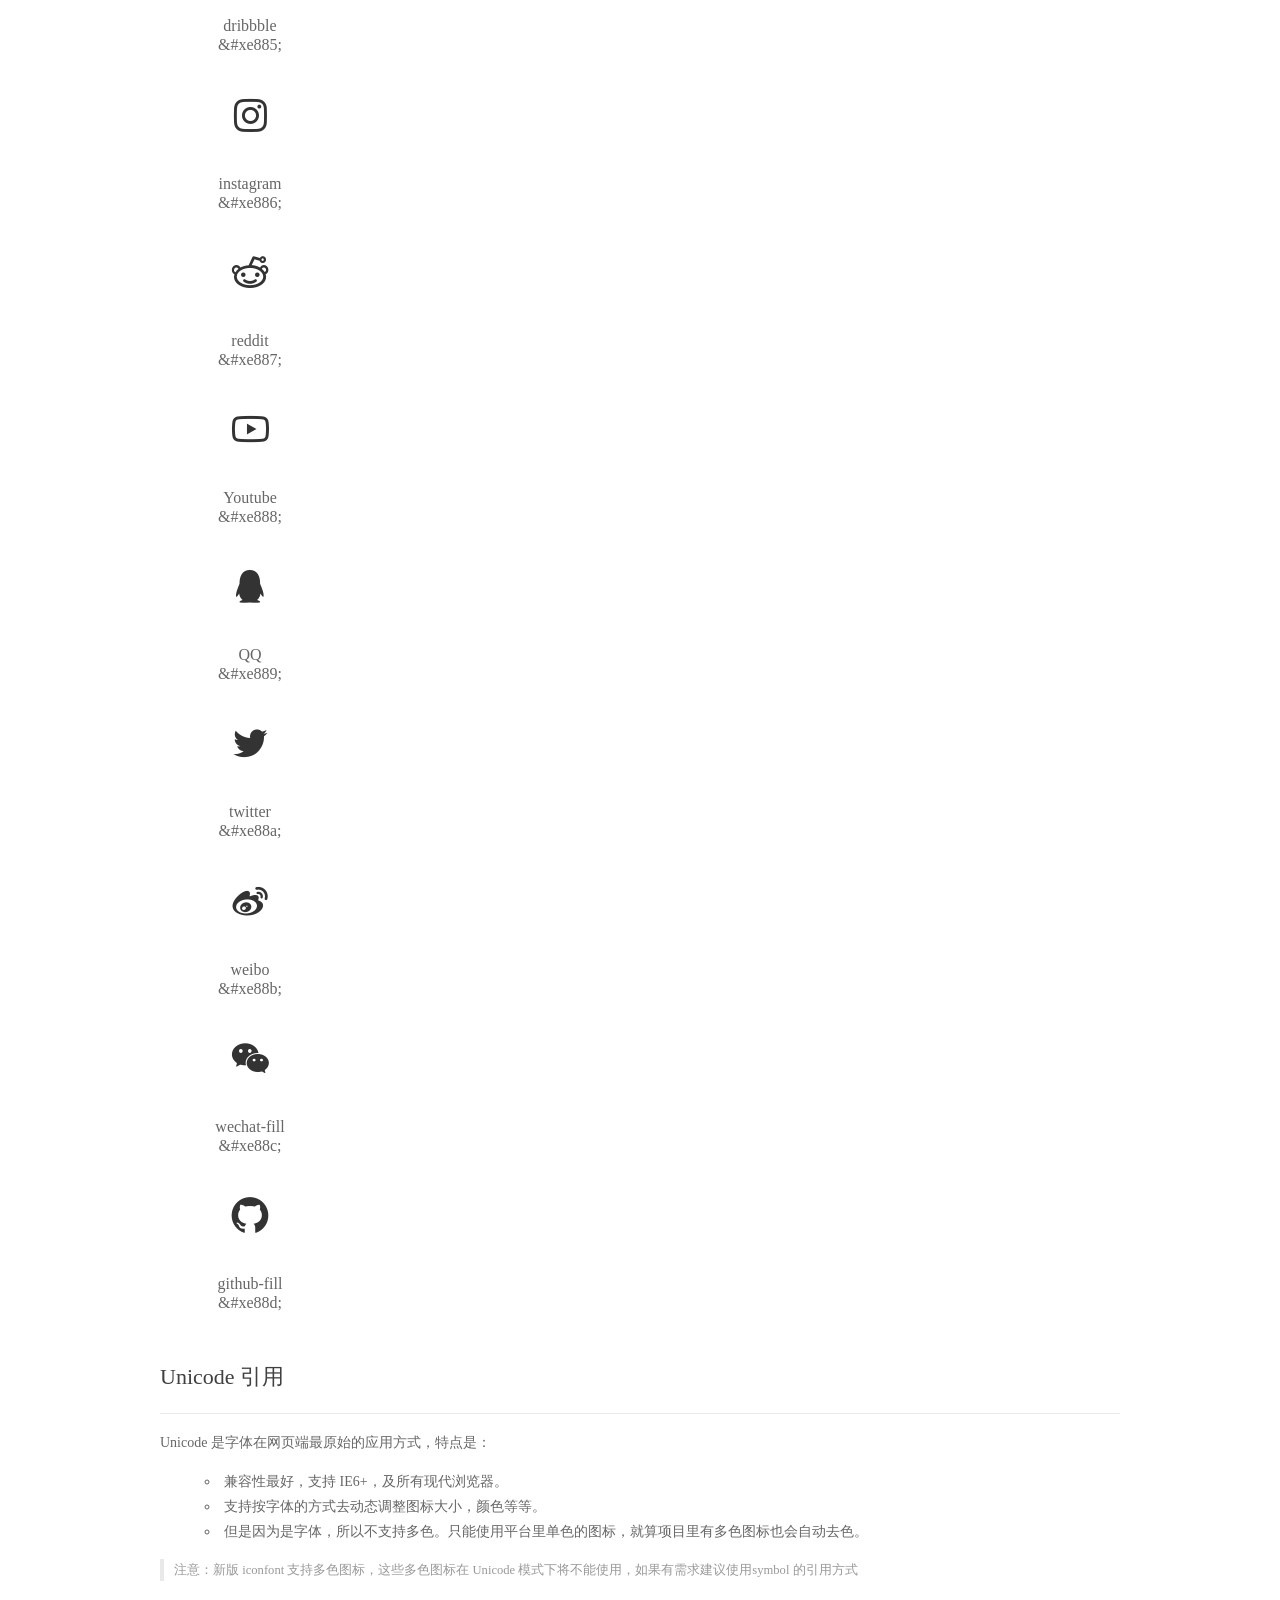
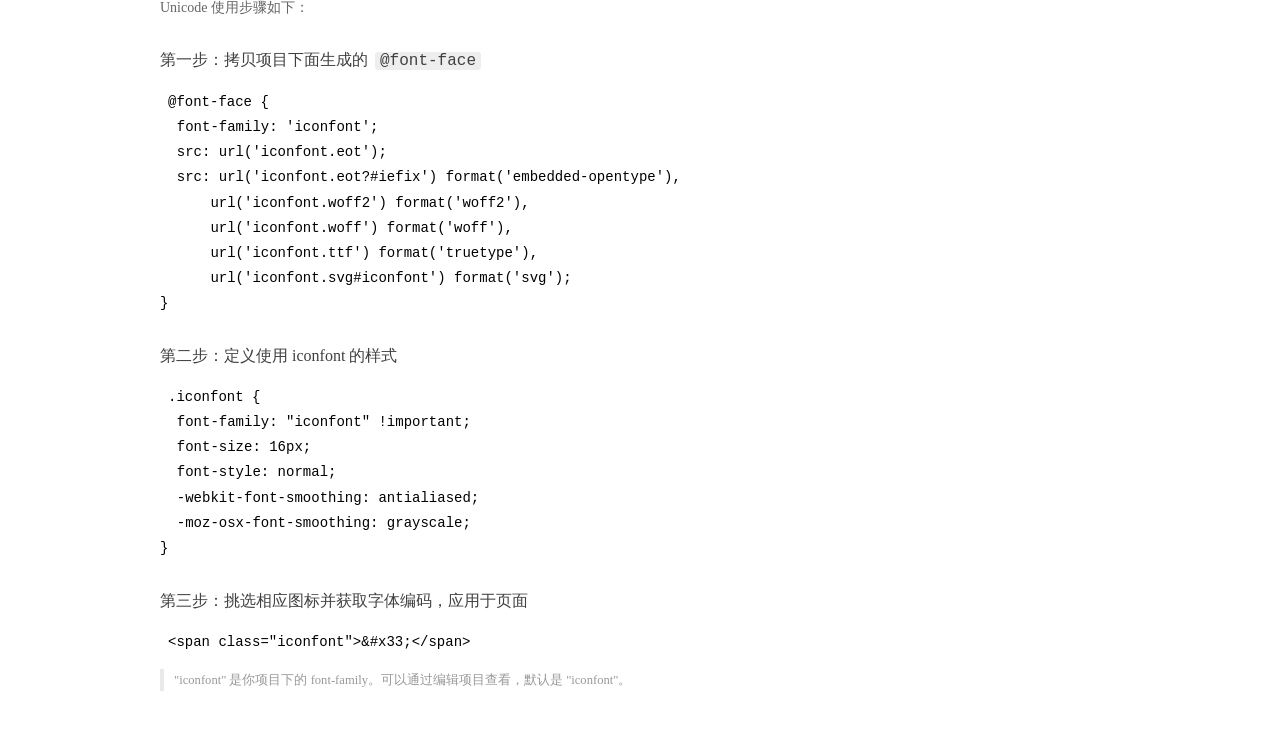
<file: fonts/iconfont/demo_index.html>
<!DOCTYPE html>
<html>
<head>
  <meta charset="utf-8"/>
  <title>IconFont Demo</title>
  <link rel="shortcut icon" href="https://gtms04.alicdn.com/tps/i4/TB1_oz6GVXXXXaFXpXXJDFnIXXX-64-64.ico" type="image/x-icon"/>
  <link rel="stylesheet" href="https://g.alicdn.com/thx/cube/1.3.2/cube.min.css">
  <link rel="stylesheet" href="demo.css">
  <link rel="stylesheet" href="iconfont.css">
  <script src="iconfont.js"></script>
  <!-- jQuery -->
  <script src="https://a1.alicdn.com/oss/uploads/2018/12/26/7bfddb60-08e8-11e9-9b04-53e73bb6408b.js"></script>
  <!-- 代码高亮 -->
  <script src="https://a1.alicdn.com/oss/uploads/2018/12/26/a3f714d0-08e6-11e9-8a15-ebf944d7534c.js"></script>
</head>
<body>
  <div class="main">
    <h1 class="logo"><a href="https://www.iconfont.cn/" title="iconfont 首页" target="_blank">&#xe86b;</a></h1>
    <div class="nav-tabs">
      <ul id="tabs" class="dib-box">
        <li class="dib active"><span>Unicode</span></li>
        <li class="dib"><span>Font class</span></li>
        <li class="dib"><span>Symbol</span></li>
      </ul>
      
      <a href="https://www.iconfont.cn/manage/index?manage_type=myprojects&projectId=1614736" target="_blank" class="nav-more">查看项目</a>
      
    </div>
    <div class="tab-container">
      <div class="content unicode" style="display: block;">
          <ul class="icon_lists dib-box">
          
            <li class="dib">
              <span class="icon iconfont">&#xe7b3;</span>
                <div class="name">book</div>
                <div class="code-name">&amp;#xe7b3;</div>
              </li>
          
            <li class="dib">
              <span class="icon iconfont">&#xe7b5;</span>
                <div class="name">solution</div>
                <div class="code-name">&amp;#xe7b5;</div>
              </li>
          
            <li class="dib">
              <span class="icon iconfont">&#xe7c4;</span>
                <div class="name">trophy</div>
                <div class="code-name">&amp;#xe7c4;</div>
              </li>
          
            <li class="dib">
              <span class="icon iconfont">&#xe7d1;</span>
                <div class="name">folder</div>
                <div class="code-name">&amp;#xe7d1;</div>
              </li>
          
            <li class="dib">
              <span class="icon iconfont">&#xe7d7;</span>
                <div class="name">camera</div>
                <div class="code-name">&amp;#xe7d7;</div>
              </li>
          
            <li class="dib">
              <span class="icon iconfont">&#xe7d8;</span>
                <div class="name">read</div>
                <div class="code-name">&amp;#xe7d8;</div>
              </li>
          
            <li class="dib">
              <span class="icon iconfont">&#xe7e0;</span>
                <div class="name">wifi</div>
                <div class="code-name">&amp;#xe7e0;</div>
              </li>
          
            <li class="dib">
              <span class="icon iconfont">&#xe7e2;</span>
                <div class="name">link</div>
                <div class="code-name">&amp;#xe7e2;</div>
              </li>
          
            <li class="dib">
              <span class="icon iconfont">&#xe7e5;</span>
                <div class="name">tags</div>
                <div class="code-name">&amp;#xe7e5;</div>
              </li>
          
            <li class="dib">
              <span class="icon iconfont">&#xe87c;</span>
                <div class="name">alipay</div>
                <div class="code-name">&amp;#xe87c;</div>
              </li>
          
            <li class="dib">
              <span class="icon iconfont">&#xe87d;</span>
                <div class="name">zhihu</div>
                <div class="code-name">&amp;#xe87d;</div>
              </li>
          
            <li class="dib">
              <span class="icon iconfont">&#xe87e;</span>
                <div class="name">linkedin</div>
                <div class="code-name">&amp;#xe87e;</div>
              </li>
          
            <li class="dib">
              <span class="icon iconfont">&#xe87f;</span>
                <div class="name">facebook</div>
                <div class="code-name">&amp;#xe87f;</div>
              </li>
          
            <li class="dib">
              <span class="icon iconfont">&#xe880;</span>
                <div class="name">skype</div>
                <div class="code-name">&amp;#xe880;</div>
              </li>
          
            <li class="dib">
              <span class="icon iconfont">&#xe881;</span>
                <div class="name">CodeSandbox</div>
                <div class="code-name">&amp;#xe881;</div>
              </li>
          
            <li class="dib">
              <span class="icon iconfont">&#xe882;</span>
                <div class="name">codepen</div>
                <div class="code-name">&amp;#xe882;</div>
              </li>
          
            <li class="dib">
              <span class="icon iconfont">&#xe883;</span>
                <div class="name">sketch</div>
                <div class="code-name">&amp;#xe883;</div>
              </li>
          
            <li class="dib">
              <span class="icon iconfont">&#xe884;</span>
                <div class="name">Gitlab</div>
                <div class="code-name">&amp;#xe884;</div>
              </li>
          
            <li class="dib">
              <span class="icon iconfont">&#xe885;</span>
                <div class="name">dribbble</div>
                <div class="code-name">&amp;#xe885;</div>
              </li>
          
            <li class="dib">
              <span class="icon iconfont">&#xe886;</span>
                <div class="name">instagram</div>
                <div class="code-name">&amp;#xe886;</div>
              </li>
          
            <li class="dib">
              <span class="icon iconfont">&#xe887;</span>
                <div class="name">reddit</div>
                <div class="code-name">&amp;#xe887;</div>
              </li>
          
            <li class="dib">
              <span class="icon iconfont">&#xe888;</span>
                <div class="name">Youtube</div>
                <div class="code-name">&amp;#xe888;</div>
              </li>
          
            <li class="dib">
              <span class="icon iconfont">&#xe889;</span>
                <div class="name">QQ</div>
                <div class="code-name">&amp;#xe889;</div>
              </li>
          
            <li class="dib">
              <span class="icon iconfont">&#xe88a;</span>
                <div class="name">twitter</div>
                <div class="code-name">&amp;#xe88a;</div>
              </li>
          
            <li class="dib">
              <span class="icon iconfont">&#xe88b;</span>
                <div class="name">weibo</div>
                <div class="code-name">&amp;#xe88b;</div>
              </li>
          
            <li class="dib">
              <span class="icon iconfont">&#xe88c;</span>
                <div class="name">wechat-fill</div>
                <div class="code-name">&amp;#xe88c;</div>
              </li>
          
            <li class="dib">
              <span class="icon iconfont">&#xe88d;</span>
                <div class="name">github-fill</div>
                <div class="code-name">&amp;#xe88d;</div>
              </li>
          
          </ul>
          <div class="article markdown">
          <h2 id="unicode-">Unicode 引用</h2>
          <hr>

          <p>Unicode 是字体在网页端最原始的应用方式，特点是：</p>
          <ul>
            <li>兼容性最好，支持 IE6+，及所有现代浏览器。</li>
            <li>支持按字体的方式去动态调整图标大小，颜色等等。</li>
            <li>但是因为是字体，所以不支持多色。只能使用平台里单色的图标，就算项目里有多色图标也会自动去色。</li>
          </ul>
          <blockquote>
            <p>注意：新版 iconfont 支持多色图标，这些多色图标在 Unicode 模式下将不能使用，如果有需求建议使用symbol 的引用方式</p>
          </blockquote>
          <p>Unicode 使用步骤如下：</p>
          <h3 id="-font-face">第一步：拷贝项目下面生成的 <code>@font-face</code></h3>
<pre><code class="language-css"
>@font-face {
  font-family: 'iconfont';
  src: url('iconfont.eot');
  src: url('iconfont.eot?#iefix') format('embedded-opentype'),
      url('iconfont.woff2') format('woff2'),
      url('iconfont.woff') format('woff'),
      url('iconfont.ttf') format('truetype'),
      url('iconfont.svg#iconfont') format('svg');
}
</code></pre>
          <h3 id="-iconfont-">第二步：定义使用 iconfont 的样式</h3>
<pre><code class="language-css"
>.iconfont {
  font-family: "iconfont" !important;
  font-size: 16px;
  font-style: normal;
  -webkit-font-smoothing: antialiased;
  -moz-osx-font-smoothing: grayscale;
}
</code></pre>
          <h3 id="-">第三步：挑选相应图标并获取字体编码，应用于页面</h3>
<pre>
<code class="language-html"
>&lt;span class="iconfont"&gt;&amp;#x33;&lt;/span&gt;
</code></pre>
          <blockquote>
            <p>"iconfont" 是你项目下的 font-family。可以通过编辑项目查看，默认是 "iconfont"。</p>
          </blockquote>
          </div>
      </div>
      <div class="content font-class">
        <ul class="icon_lists dib-box">
          
          <li class="dib">
            <span class="icon iconfont icon-publish"></span>
            <div class="name">
              book
            </div>
            <div class="code-name">.icon-publish
            </div>
          </li>
          
          <li class="dib">
            <span class="icon iconfont icon-resume"></span>
            <div class="name">
              solution
            </div>
            <div class="code-name">.icon-resume
            </div>
          </li>
          
          <li class="dib">
            <span class="icon iconfont icon-trophy"></span>
            <div class="name">
              trophy
            </div>
            <div class="code-name">.icon-trophy
            </div>
          </li>
          
          <li class="dib">
            <span class="icon iconfont icon-category"></span>
            <div class="name">
              folder
            </div>
            <div class="code-name">.icon-category
            </div>
          </li>
          
          <li class="dib">
            <span class="icon iconfont icon-gallery"></span>
            <div class="name">
              camera
            </div>
            <div class="code-name">.icon-gallery
            </div>
          </li>
          
          <li class="dib">
            <span class="icon iconfont icon-blog"></span>
            <div class="name">
              read
            </div>
            <div class="code-name">.icon-blog
            </div>
          </li>
          
          <li class="dib">
            <span class="icon iconfont icon-rss"></span>
            <div class="name">
              wifi
            </div>
            <div class="code-name">.icon-rss
            </div>
          </li>
          
          <li class="dib">
            <span class="icon iconfont icon-link"></span>
            <div class="name">
              link
            </div>
            <div class="code-name">.icon-link
            </div>
          </li>
          
          <li class="dib">
            <span class="icon iconfont icon-tags"></span>
            <div class="name">
              tags
            </div>
            <div class="code-name">.icon-tags
            </div>
          </li>
          
          <li class="dib">
            <span class="icon iconfont icon-alipay"></span>
            <div class="name">
              alipay
            </div>
            <div class="code-name">.icon-alipay
            </div>
          </li>
          
          <li class="dib">
            <span class="icon iconfont icon-zhihu"></span>
            <div class="name">
              zhihu
            </div>
            <div class="code-name">.icon-zhihu
            </div>
          </li>
          
          <li class="dib">
            <span class="icon iconfont icon-linkedin"></span>
            <div class="name">
              linkedin
            </div>
            <div class="code-name">.icon-linkedin
            </div>
          </li>
          
          <li class="dib">
            <span class="icon iconfont icon-facebook"></span>
            <div class="name">
              facebook
            </div>
            <div class="code-name">.icon-facebook
            </div>
          </li>
          
          <li class="dib">
            <span class="icon iconfont icon-skype"></span>
            <div class="name">
              skype
            </div>
            <div class="code-name">.icon-skype
            </div>
          </li>
          
          <li class="dib">
            <span class="icon iconfont icon-codesandbox"></span>
            <div class="name">
              CodeSandbox
            </div>
            <div class="code-name">.icon-codesandbox
            </div>
          </li>
          
          <li class="dib">
            <span class="icon iconfont icon-codepen"></span>
            <div class="name">
              codepen
            </div>
            <div class="code-name">.icon-codepen
            </div>
          </li>
          
          <li class="dib">
            <span class="icon iconfont icon-sketch"></span>
            <div class="name">
              sketch
            </div>
            <div class="code-name">.icon-sketch
            </div>
          </li>
          
          <li class="dib">
            <span class="icon iconfont icon-gitlab"></span>
            <div class="name">
              Gitlab
            </div>
            <div class="code-name">.icon-gitlab
            </div>
          </li>
          
          <li class="dib">
            <span class="icon iconfont icon-dribbble"></span>
            <div class="name">
              dribbble
            </div>
            <div class="code-name">.icon-dribbble
            </div>
          </li>
          
          <li class="dib">
            <span class="icon iconfont icon-instagram"></span>
            <div class="name">
              instagram
            </div>
            <div class="code-name">.icon-instagram
            </div>
          </li>
          
          <li class="dib">
            <span class="icon iconfont icon-reddit"></span>
            <div class="name">
              reddit
            </div>
            <div class="code-name">.icon-reddit
            </div>
          </li>
          
          <li class="dib">
            <span class="icon iconfont icon-youtube"></span>
            <div class="name">
              Youtube
            </div>
            <div class="code-name">.icon-youtube
            </div>
          </li>
          
          <li class="dib">
            <span class="icon iconfont icon-qq"></span>
            <div class="name">
              QQ
            </div>
            <div class="code-name">.icon-qq
            </div>
          </li>
          
          <li class="dib">
            <span class="icon iconfont icon-twitter"></span>
            <div class="name">
              twitter
            </div>
            <div class="code-name">.icon-twitter
            </div>
          </li>
          
          <li class="dib">
            <span class="icon iconfont icon-weibo"></span>
            <div class="name">
              weibo
            </div>
            <div class="code-name">.icon-weibo
            </div>
          </li>
          
          <li class="dib">
            <span class="icon iconfont icon-wechat"></span>
            <div class="name">
              wechat-fill
            </div>
            <div class="code-name">.icon-wechat
            </div>
          </li>
          
          <li class="dib">
            <span class="icon iconfont icon-github"></span>
            <div class="name">
              github-fill
            </div>
            <div class="code-name">.icon-github
            </div>
          </li>
          
        </ul>
        <div class="article markdown">
        <h2 id="font-class-">font-class 引用</h2>
        <hr>

        <p>font-class 是 Unicode 使用方式的一种变种，主要是解决 Unicode 书写不直观，语意不明确的问题。</p>
        <p>与 Unicode 使用方式相比，具有如下特点：</p>
        <ul>
          <li>兼容性良好，支持 IE8+，及所有现代浏览器。</li>
          <li>相比于 Unicode 语意明确，书写更直观。可以很容易分辨这个 icon 是什么。</li>
          <li>因为使用 class 来定义图标，所以当要替换图标时，只需要修改 class 里面的 Unicode 引用。</li>
          <li>不过因为本质上还是使用的字体，所以多色图标还是不支持的。</li>
        </ul>
        <p>使用步骤如下：</p>
        <h3 id="-fontclass-">第一步：引入项目下面生成的 fontclass 代码：</h3>
<pre><code class="language-html">&lt;link rel="stylesheet" href="./iconfont.css"&gt;
</code></pre>
        <h3 id="-">第二步：挑选相应图标并获取类名，应用于页面：</h3>
<pre><code class="language-html">&lt;span class="iconfont icon-xxx"&gt;&lt;/span&gt;
</code></pre>
        <blockquote>
          <p>"
            iconfont" 是你项目下的 font-family。可以通过编辑项目查看，默认是 "iconfont"。</p>
        </blockquote>
      </div>
      </div>
      <div class="content symbol">
          <ul class="icon_lists dib-box">
          
            <li class="dib">
                <svg class="icon svg-icon" aria-hidden="true">
                  <use xlink:href="#icon-publish"></use>
                </svg>
                <div class="name">book</div>
                <div class="code-name">#icon-publish</div>
            </li>
          
            <li class="dib">
                <svg class="icon svg-icon" aria-hidden="true">
                  <use xlink:href="#icon-resume"></use>
                </svg>
                <div class="name">solution</div>
                <div class="code-name">#icon-resume</div>
            </li>
          
            <li class="dib">
                <svg class="icon svg-icon" aria-hidden="true">
                  <use xlink:href="#icon-trophy"></use>
                </svg>
                <div class="name">trophy</div>
                <div class="code-name">#icon-trophy</div>
            </li>
          
            <li class="dib">
                <svg class="icon svg-icon" aria-hidden="true">
                  <use xlink:href="#icon-category"></use>
                </svg>
                <div class="name">folder</div>
                <div class="code-name">#icon-category</div>
            </li>
          
            <li class="dib">
                <svg class="icon svg-icon" aria-hidden="true">
                  <use xlink:href="#icon-gallery"></use>
                </svg>
                <div class="name">camera</div>
                <div class="code-name">#icon-gallery</div>
            </li>
          
            <li class="dib">
                <svg class="icon svg-icon" aria-hidden="true">
                  <use xlink:href="#icon-blog"></use>
                </svg>
                <div class="name">read</div>
                <div class="code-name">#icon-blog</div>
            </li>
          
            <li class="dib">
                <svg class="icon svg-icon" aria-hidden="true">
                  <use xlink:href="#icon-rss"></use>
                </svg>
                <div class="name">wifi</div>
                <div class="code-name">#icon-rss</div>
            </li>
          
            <li class="dib">
                <svg class="icon svg-icon" aria-hidden="true">
                  <use xlink:href="#icon-link"></use>
                </svg>
                <div class="name">link</div>
                <div class="code-name">#icon-link</div>
            </li>
          
            <li class="dib">
                <svg class="icon svg-icon" aria-hidden="true">
                  <use xlink:href="#icon-tags"></use>
                </svg>
                <div class="name">tags</div>
                <div class="code-name">#icon-tags</div>
            </li>
          
            <li class="dib">
                <svg class="icon svg-icon" aria-hidden="true">
                  <use xlink:href="#icon-alipay"></use>
                </svg>
                <div class="name">alipay</div>
                <div class="code-name">#icon-alipay</div>
            </li>
          
            <li class="dib">
                <svg class="icon svg-icon" aria-hidden="true">
                  <use xlink:href="#icon-zhihu"></use>
                </svg>
                <div class="name">zhihu</div>
                <div class="code-name">#icon-zhihu</div>
            </li>
          
            <li class="dib">
                <svg class="icon svg-icon" aria-hidden="true">
                  <use xlink:href="#icon-linkedin"></use>
                </svg>
                <div class="name">linkedin</div>
                <div class="code-name">#icon-linkedin</div>
            </li>
          
            <li class="dib">
                <svg class="icon svg-icon" aria-hidden="true">
                  <use xlink:href="#icon-facebook"></use>
                </svg>
                <div class="name">facebook</div>
                <div class="code-name">#icon-facebook</div>
            </li>
          
            <li class="dib">
                <svg class="icon svg-icon" aria-hidden="true">
                  <use xlink:href="#icon-skype"></use>
                </svg>
                <div class="name">skype</div>
                <div class="code-name">#icon-skype</div>
            </li>
          
            <li class="dib">
                <svg class="icon svg-icon" aria-hidden="true">
                  <use xlink:href="#icon-codesandbox"></use>
                </svg>
                <div class="name">CodeSandbox</div>
                <div class="code-name">#icon-codesandbox</div>
            </li>
          
            <li class="dib">
                <svg class="icon svg-icon" aria-hidden="true">
                  <use xlink:href="#icon-codepen"></use>
                </svg>
                <div class="name">codepen</div>
                <div class="code-name">#icon-codepen</div>
            </li>
          
            <li class="dib">
                <svg class="icon svg-icon" aria-hidden="true">
                  <use xlink:href="#icon-sketch"></use>
                </svg>
                <div class="name">sketch</div>
                <div class="code-name">#icon-sketch</div>
            </li>
          
            <li class="dib">
                <svg class="icon svg-icon" aria-hidden="true">
                  <use xlink:href="#icon-gitlab"></use>
                </svg>
                <div class="name">Gitlab</div>
                <div class="code-name">#icon-gitlab</div>
            </li>
          
            <li class="dib">
                <svg class="icon svg-icon" aria-hidden="true">
                  <use xlink:href="#icon-dribbble"></use>
                </svg>
                <div class="name">dribbble</div>
                <div class="code-name">#icon-dribbble</div>
            </li>
          
            <li class="dib">
                <svg class="icon svg-icon" aria-hidden="true">
                  <use xlink:href="#icon-instagram"></use>
                </svg>
                <div class="name">instagram</div>
                <div class="code-name">#icon-instagram</div>
            </li>
          
            <li class="dib">
                <svg class="icon svg-icon" aria-hidden="true">
                  <use xlink:href="#icon-reddit"></use>
                </svg>
                <div class="name">reddit</div>
                <div class="code-name">#icon-reddit</div>
            </li>
          
            <li class="dib">
                <svg class="icon svg-icon" aria-hidden="true">
                  <use xlink:href="#icon-youtube"></use>
                </svg>
                <div class="name">Youtube</div>
                <div class="code-name">#icon-youtube</div>
            </li>
          
            <li class="dib">
                <svg class="icon svg-icon" aria-hidden="true">
                  <use xlink:href="#icon-qq"></use>
                </svg>
                <div class="name">QQ</div>
                <div class="code-name">#icon-qq</div>
            </li>
          
            <li class="dib">
                <svg class="icon svg-icon" aria-hidden="true">
                  <use xlink:href="#icon-twitter"></use>
                </svg>
                <div class="name">twitter</div>
                <div class="code-name">#icon-twitter</div>
            </li>
          
            <li class="dib">
                <svg class="icon svg-icon" aria-hidden="true">
                  <use xlink:href="#icon-weibo"></use>
                </svg>
                <div class="name">weibo</div>
                <div class="code-name">#icon-weibo</div>
            </li>
          
            <li class="dib">
                <svg class="icon svg-icon" aria-hidden="true">
                  <use xlink:href="#icon-wechat"></use>
                </svg>
                <div class="name">wechat-fill</div>
                <div class="code-name">#icon-wechat</div>
            </li>
          
            <li class="dib">
                <svg class="icon svg-icon" aria-hidden="true">
                  <use xlink:href="#icon-github"></use>
                </svg>
                <div class="name">github-fill</div>
                <div class="code-name">#icon-github</div>
            </li>
          
          </ul>
          <div class="article markdown">
          <h2 id="symbol-">Symbol 引用</h2>
          <hr>

          <p>这是一种全新的使用方式，应该说这才是未来的主流，也是平台目前推荐的用法。相关介绍可以参考这篇<a href="">文章</a>
            这种用法其实是做了一个 SVG 的集合，与另外两种相比具有如下特点：</p>
          <ul>
            <li>支持多色图标了，不再受单色限制。</li>
            <li>通过一些技巧，支持像字体那样，通过 <code>font-size</code>, <code>color</code> 来调整样式。</li>
            <li>兼容性较差，支持 IE9+，及现代浏览器。</li>
            <li>浏览器渲染 SVG 的性能一般，还不如 png。</li>
          </ul>
          <p>使用步骤如下：</p>
          <h3 id="-symbol-">第一步：引入项目下面生成的 symbol 代码：</h3>
<pre><code class="language-html">&lt;script src="./iconfont.js"&gt;&lt;/script&gt;
</code></pre>
          <h3 id="-css-">第二步：加入通用 CSS 代码（引入一次就行）：</h3>
<pre><code class="language-html">&lt;style&gt;
.icon {
  width: 1em;
  height: 1em;
  vertical-align: -0.15em;
  fill: currentColor;
  overflow: hidden;
}
&lt;/style&gt;
</code></pre>
          <h3 id="-">第三步：挑选相应图标并获取类名，应用于页面：</h3>
<pre><code class="language-html">&lt;svg class="icon" aria-hidden="true"&gt;
  &lt;use xlink:href="#icon-xxx"&gt;&lt;/use&gt;
&lt;/svg&gt;
</code></pre>
          </div>
      </div>

    </div>
  </div>
  <script>
  $(document).ready(function () {
      $('.tab-container .content:first').show()

      $('#tabs li').click(function (e) {
        var tabContent = $('.tab-container .content')
        var index = $(this).index()

        if ($(this).hasClass('active')) {
          return
        } else {
          $('#tabs li').removeClass('active')
          $(this).addClass('active')

          tabContent.hide().eq(index).fadeIn()
        }
      })
    })
  </script>
</body>
</html>
</file>
<file: fonts/iconfont/demo.css>
/* Logo 字体 */
@font-face {
  font-family: "iconfont logo";
  src: url('https://at.alicdn.com/t/font_985780_km7mi63cihi.eot?t=1545807318834');
  src: url('https://at.alicdn.com/t/font_985780_km7mi63cihi.eot?t=1545807318834#iefix') format('embedded-opentype'),
    url('https://at.alicdn.com/t/font_985780_km7mi63cihi.woff?t=1545807318834') format('woff'),
    url('https://at.alicdn.com/t/font_985780_km7mi63cihi.ttf?t=1545807318834') format('truetype'),
    url('https://at.alicdn.com/t/font_985780_km7mi63cihi.svg?t=1545807318834#iconfont') format('svg');
}

.logo {
  font-family: "iconfont logo";
  font-size: 160px;
  font-style: normal;
  -webkit-font-smoothing: antialiased;
  -moz-osx-font-smoothing: grayscale;
}

/* tabs */
.nav-tabs {
  position: relative;
}

.nav-tabs .nav-more {
  position: absolute;
  right: 0;
  bottom: 0;
  height: 42px;
  line-height: 42px;
  color: #666;
}

#tabs {
  border-bottom: 1px solid #eee;
}

#tabs li {
  cursor: pointer;
  width: 100px;
  height: 40px;
  line-height: 40px;
  text-align: center;
  font-size: 16px;
  border-bottom: 2px solid transparent;
  position: relative;
  z-index: 1;
  margin-bottom: -1px;
  color: #666;
}


#tabs .active {
  border-bottom-color: #f00;
  color: #222;
}

.tab-container .content {
  display: none;
}

/* 页面布局 */
.main {
  padding: 30px 100px;
  width: 960px;
  margin: 0 auto;
}

.main .logo {
  color: #333;
  text-align: left;
  margin-bottom: 30px;
  line-height: 1;
  height: 110px;
  margin-top: -50px;
  overflow: hidden;
  *zoom: 1;
}

.main .logo a {
  font-size: 160px;
  color: #333;
}

.helps {
  margin-top: 40px;
}

.helps pre {
  padding: 20px;
  margin: 10px 0;
  border: solid 1px #e7e1cd;
  background-color: #fffdef;
  overflow: auto;
}

.icon_lists {
  width: 100% !important;
  overflow: hidden;
  *zoom: 1;
}

.icon_lists li {
  width: 100px;
  margin-bottom: 10px;
  margin-right: 20px;
  text-align: center;
  list-style: none !important;
  cursor: default;
}

.icon_lists li .code-name {
  line-height: 1.2;
}

.icon_lists .icon {
  display: block;
  height: 100px;
  line-height: 100px;
  font-size: 42px;
  margin: 10px auto;
  color: #333;
  -webkit-transition: font-size 0.25s linear, width 0.25s linear;
  -moz-transition: font-size 0.25s linear, width 0.25s linear;
  transition: font-size 0.25s linear, width 0.25s linear;
}

.icon_lists .icon:hover {
  font-size: 100px;
}

.icon_lists .svg-icon {
  /* 通过设置 font-size 来改变图标大小 */
  width: 1em;
  /* 图标和文字相邻时，垂直对齐 */
  vertical-align: -0.15em;
  /* 通过设置 color 来改变 SVG 的颜色/fill */
  fill: currentColor;
  /* path 和 stroke 溢出 viewBox 部分在 IE 下会显示
      normalize.css 中也包含这行 */
  overflow: hidden;
}

.icon_lists li .name,
.icon_lists li .code-name {
  color: #666;
}

/* markdown 样式 */
.markdown {
  color: #666;
  font-size: 14px;
  line-height: 1.8;
}

.highlight {
  line-height: 1.5;
}

.markdown img {
  vertical-align: middle;
  max-width: 100%;
}

.markdown h1 {
  color: #404040;
  font-weight: 500;
  line-height: 40px;
  margin-bottom: 24px;
}

.markdown h2,
.markdown h3,
.markdown h4,
.markdown h5,
.markdown h6 {
  color: #404040;
  margin: 1.6em 0 0.6em 0;
  font-weight: 500;
  clear: both;
}

.markdown h1 {
  font-size: 28px;
}

.markdown h2 {
  font-size: 22px;
}

.markdown h3 {
  font-size: 16px;
}

.markdown h4 {
  font-size: 14px;
}

.markdown h5 {
  font-size: 12px;
}

.markdown h6 {
  font-size: 12px;
}

.markdown hr {
  height: 1px;
  border: 0;
  background: #e9e9e9;
  margin: 16px 0;
  clear: both;
}

.markdown p {
  margin: 1em 0;
}

.markdown>p,
.markdown>blockquote,
.markdown>.highlight,
.markdown>ol,
.markdown>ul {
  width: 80%;
}

.markdown ul>li {
  list-style: circle;
}

.markdown>ul li,
.markdown blockquote ul>li {
  margin-left: 20px;
  padding-left: 4px;
}

.markdown>ul li p,
.markdown>ol li p {
  margin: 0.6em 0;
}

.markdown ol>li {
  list-style: decimal;
}

.markdown>ol li,
.markdown blockquote ol>li {
  margin-left: 20px;
  padding-left: 4px;
}

.markdown code {
  margin: 0 3px;
  padding: 0 5px;
  background: #eee;
  border-radius: 3px;
}

.markdown strong,
.markdown b {
  font-weight: 600;
}

.markdown>table {
  border-collapse: collapse;
  border-spacing: 0px;
  empty-cells: show;
  border: 1px solid #e9e9e9;
  width: 95%;
  margin-bottom: 24px;
}

.markdown>table th {
  white-space: nowrap;
  color: #333;
  font-weight: 600;
}

.markdown>table th,
.markdown>table td {
  border: 1px solid #e9e9e9;
  padding: 8px 16px;
  text-align: left;
}

.markdown>table th {
  background: #F7F7F7;
}

.markdown blockquote {
  font-size: 90%;
  color: #999;
  border-left: 4px solid #e9e9e9;
  padding-left: 0.8em;
  margin: 1em 0;
}

.markdown blockquote p {
  margin: 0;
}

.markdown .anchor {
  opacity: 0;
  transition: opacity 0.3s ease;
  margin-left: 8px;
}

.markdown .waiting {
  color: #ccc;
}

.markdown h1:hover .anchor,
.markdown h2:hover .anchor,
.markdown h3:hover .anchor,
.markdown h4:hover .anchor,
.markdown h5:hover .anchor,
.markdown h6:hover .anchor {
  opacity: 1;
  display: inline-block;
}

.markdown>br,
.markdown>p>br {
  clear: both;
}


.hljs {
  display: block;
  background: white;
  padding: 0.5em;
  color: #333333;
  overflow-x: auto;
}

.hljs-comment,
.hljs-meta {
  color: #969896;
}

.hljs-string,
.hljs-variable,
.hljs-template-variable,
.hljs-strong,
.hljs-emphasis,
.hljs-quote {
  color: #df5000;
}

.hljs-keyword,
.hljs-selector-tag,
.hljs-type {
  color: #a71d5d;
}

.hljs-literal,
.hljs-symbol,
.hljs-bullet,
.hljs-attribute {
  color: #0086b3;
}

.hljs-section,
.hljs-name {
  color: #63a35c;
}

.hljs-tag {
  color: #333333;
}

.hljs-title,
.hljs-attr,
.hljs-selector-id,
.hljs-selector-class,
.hljs-selector-attr,
.hljs-selector-pseudo {
  color: #795da3;
}

.hljs-addition {
  color: #55a532;
  background-color: #eaffea;
}

.hljs-deletion {
  color: #bd2c00;
  background-color: #ffecec;
}

.hljs-link {
  text-decoration: underline;
}

/* 代码高亮 */
/* PrismJS 1.15.0
https://prismjs.com/download.html#themes=prism&languages=markup+css+clike+javascript */
/**
 * prism.js default theme for JavaScript, CSS and HTML
 * Based on dabblet (http://dabblet.com)
 * @author Lea Verou
 */
code[class*="language-"],
pre[class*="language-"] {
  color: black;
  background: none;
  text-shadow: 0 1px white;
  font-family: Consolas, Monaco, 'Andale Mono', 'Ubuntu Mono', monospace;
  text-align: left;
  white-space: pre;
  word-spacing: normal;
  word-break: normal;
  word-wrap: normal;
  line-height: 1.5;

  -moz-tab-size: 4;
  -o-tab-size: 4;
  tab-size: 4;

  -webkit-hyphens: none;
  -moz-hyphens: none;
  -ms-hyphens: none;
  hyphens: none;
}

pre[class*="language-"]::-moz-selection,
pre[class*="language-"] ::-moz-selection,
code[class*="language-"]::-moz-selection,
code[class*="language-"] ::-moz-selection {
  text-shadow: none;
  background: #b3d4fc;
}

pre[class*="language-"]::selection,
pre[class*="language-"] ::selection,
code[class*="language-"]::selection,
code[class*="language-"] ::selection {
  text-shadow: none;
  background: #b3d4fc;
}

@media print {

  code[class*="language-"],
  pre[class*="language-"] {
    text-shadow: none;
  }
}

/* Code blocks */
pre[class*="language-"] {
  padding: 1em;
  margin: .5em 0;
  overflow: auto;
}

:not(pre)>code[class*="language-"],
pre[class*="language-"] {
  background: #f5f2f0;
}

/* Inline code */
:not(pre)>code[class*="language-"] {
  padding: .1em;
  border-radius: .3em;
  white-space: normal;
}

.token.comment,
.token.prolog,
.token.doctype,
.token.cdata {
  color: slategray;
}

.token.punctuation {
  color: #999;
}

.namespace {
  opacity: .7;
}

.token.property,
.token.tag,
.token.boolean,
.token.number,
.token.constant,
.token.symbol,
.token.deleted {
  color: #905;
}

.token.selector,
.token.attr-name,
.token.string,
.token.char,
.token.builtin,
.token.inserted {
  color: #690;
}

.token.operator,
.token.entity,
.token.url,
.language-css .token.string,
.style .token.string {
  color: #9a6e3a;
  background: hsla(0, 0%, 100%, .5);
}

.token.atrule,
.token.attr-value,
.token.keyword {
  color: #07a;
}

.token.function,
.token.class-name {
  color: #DD4A68;
}

.token.regex,
.token.important,
.token.variable {
  color: #e90;
}

.token.important,
.token.bold {
  font-weight: bold;
}

.token.italic {
  font-style: italic;
}

.token.entity {
  cursor: help;
}
</file>
<file: fonts/iconfont/iconfont.css>
@font-face {font-family: "iconfont";
  src: url('iconfont.eot?t=1585328536727'); /* IE9 */
  src: url('iconfont.eot?t=1585328536727#iefix') format('embedded-opentype'), /* IE6-IE8 */
  url('[data-uri]') format('woff2'),
  url('iconfont.woff?t=1585328536727') format('woff'),
  url('iconfont.ttf?t=1585328536727') format('truetype'), /* chrome, firefox, opera, Safari, Android, iOS 4.2+ */
  url('iconfont.svg?t=1585328536727#iconfont') format('svg'); /* iOS 4.1- */
}

.iconfont {
  font-family: "iconfont" !important;
  font-size: 16px;
  font-style: normal;
  -webkit-font-smoothing: antialiased;
  -moz-osx-font-smoothing: grayscale;
}

.icon-publish:before {
  content: "\e7b3";
}

.icon-resume:before {
  content: "\e7b5";
}

.icon-trophy:before {
  content: "\e7c4";
}

.icon-category:before {
  content: "\e7d1";
}

.icon-gallery:before {
  content: "\e7d7";
}

.icon-blog:before {
  content: "\e7d8";
}

.icon-rss:before {
  content: "\e7e0";
}

.icon-link:before {
  content: "\e7e2";
}

.icon-tags:before {
  content: "\e7e5";
}

.icon-alipay:before {
  content: "\e87c";
}

.icon-zhihu:before {
  content: "\e87d";
}

.icon-linkedin:before {
  content: "\e87e";
}

.icon-facebook:before {
  content: "\e87f";
}

.icon-skype:before {
  content: "\e880";
}

.icon-codesandbox:before {
  content: "\e881";
}

.icon-codepen:before {
  content: "\e882";
}

.icon-sketch:before {
  content: "\e883";
}

.icon-gitlab:before {
  content: "\e884";
}

.icon-dribbble:before {
  content: "\e885";
}

.icon-instagram:before {
  content: "\e886";
}

.icon-reddit:before {
  content: "\e887";
}

.icon-youtube:before {
  content: "\e888";
}

.icon-qq:before {
  content: "\e889";
}

.icon-twitter:before {
  content: "\e88a";
}

.icon-weibo:before {
  content: "\e88b";
}

.icon-wechat:before {
  content: "\e88c";
}

.icon-github:before {
  content: "\e88d";
}
</file>
<file: css/style.css>
/* normalize.css v8.0.0 | MIT License | github.com/necolas/normalize.css */
html {
  line-height: 1.15 /* 1 */;
  -webkit-text-size-adjust: 100% /* 2 */;
}
body {
  margin: 0;
}
h1 {
  font-size: 2em;
  margin: 0.67em 0;
}
hr {
  box-sizing: content-box /* 1 */;
  height: 0 /* 1 */;
  overflow: visible /* 2 */;
}
pre {
  font-family: monospace, monospace /* 1 */;
  font-size: 1em /* 2 */;
}
a {
  background-color: transparent;
}
abbr[title] {
  border-bottom: none /* 1 */;
  text-decoration: underline /* 2 */;
  text-decoration: underline dotted /* 2 */;
}
b,
strong {
  font-weight: bolder;
}
code,
kbd,
samp {
  font-family: monospace, monospace /* 1 */;
  font-size: 1em /* 2 */;
}
small {
  font-size: 80%;
}
sub,
sup {
  font-size: 75%;
  line-height: 0;
  position: relative;
  vertical-align: baseline;
}
sub {
  bottom: -0.25em;
}
sup {
  top: -0.5em;
}
img {
  border-style: none;
}
button,
input,
optgroup,
select,
textarea {
  font-family: inherit /* 1 */;
  font-size: 100% /* 1 */;
  line-height: 1.15 /* 1 */;
  margin: 0 /* 2 */;
}
button,
input {
  overflow: visible;
}
button,
select {
  text-transform: none;
}
button,
[type="button"],
[type="reset"],
[type="submit"] {
  -webkit-appearance: button;
}
button::-moz-focus-inner,
[type="button"]::-moz-focus-inner,
[type="reset"]::-moz-focus-inner,
[type="submit"]::-moz-focus-inner {
  border-style: none;
  padding: 0;
}
button:-moz-focusring,
[type="button"]-moz-focusring,
[type="reset"]-moz-focusring,
[type="submit"]-moz-focusring {
  outline: 1px dotted ButtonText;
}
fieldset {
  padding: 0.35em 0.75em 0.625em;
}
legend {
  box-sizing: border-box /* 1 */;
  color: inherit /* 2 */;
  display: table /* 1 */;
  max-width: 100% /* 1 */;
  padding: 0 /* 3 */;
  white-space: normal /* 1 */;
}
progress {
  vertical-align: baseline;
}
textarea {
  overflow: auto;
}
[type="checkbox"],
[type="radio"] {
  box-sizing: border-box /* 1 */;
  padding: 0 /* 2 */;
}
[type="number"]::-webkit-inner-spin-button,
[type="number"]::-webkit-outer-spin-button {
  height: auto;
}
[type="search"] {
  -webkit-appearance: textfield /* 1 */;
  outline-offset: -2px /* 2 */;
}
[type="search"]::-webkit-search-decoration {
  -webkit-appearance: none;
}
::-webkit-file-upload-button {
  -webkit-appearance: button /* 1 */;
  font: inherit /* 2 */;
}
details {
  display: block;
}
summary {
  display: list-item;
}
template {
  display: none;
}
[hidden] {
  display: none;
}
@font-face {
  font-family: 'lanting';
  src: url("../fonts/lanting/lanting.eot"); /* IE9 */
  src: url("../fonts/lanting/lanting.eot?#iefix") format('embedded-opentype'), /* IE6-IE8 */ url("../fonts/lanting/lanting.woff2") format('woff2'), url("../fonts/lanting/lanting.woff") format('woff'), url("../fonts/lanting/lanting.ttf") format('truetype'); /* chrome, firefox, opera, Safari, Android, iOS 4.2+ */
  font-weight: 300;
  font-display: swap;
}
html {
  font-family: 'lanting', Lantinghei SC, PingFang SC, 'Microsoft Jhenghei', Segoe UI, Microsoft Yahei, Arial;
}
html::-webkit-scrollbar {
  width: 8px;
  height: 8px;
}
html::-webkit-scrollbar-thumb {
  height: 40px;
  background-color: #eee;
  border-radius: 16px;
}
html::-webkit-scrollbar-thumb:hover {
  background-color: #ddd;
}
body {
  font-size: 11pt;
  font-weight: normal;
  line-height: 2em;
  overflow: overlay;
  background-color: #fbfbfb;
  color: #161209;
  transition: color 0.2s ease, border-color 0.2s ease, background 0.2s ease, opacity 0.2s ease;
}
body:before {
  content: "";
  background-repeat: no-repeat;
  background-position: center;
  opacity: 0.05;
  position: fixed;
  top: 0;
  left: 0;
  width: 100%;
  height: 100%;
  z-index: -1;
}
body.dark-theme {
  background-color: #292a2d;
  color: #a9a9b3;
  transition: color 0.2s ease, border-color 0.2s ease, background 0.2s ease, opacity 0.2s ease;
}
a {
  color: #161209;
  text-decoration: none;
  transition: color 0.2s ease, border-color 0.2s ease, background 0.2s ease, opacity 0.2s ease;
  cursor: pointer;
}
a:hover {
  color: #2d96bd;
  text-decoration: none;
  transition: color 0.2s ease, border-color 0.2s ease, background 0.2s ease, opacity 0.2s ease;
}
.dark-theme a {
  color: #a9a9b3;
  text-decoration: none;
  transition: color 0.2s ease, border-color 0.2s ease, background 0.2s ease, opacity 0.2s ease;
}
.dark-theme a:hover {
  color: #fff;
  text-decoration: none;
  transition: color 0.2s ease, border-color 0.2s ease, background 0.2s ease, opacity 0.2s ease;
}
.wrapper {
  display: flex;
  flex-direction: column;
  min-height: 100vh;
  width: 100%;
}
.navbar {
  height: 4rem;
  line-height: 4rem;
  width: 100%;
}
.navbar .container {
  width: auto;
  max-width: 1200px;
  text-align: center;
  padding-left: 1em;
  padding-right: 1em;
  margin: 0 auto;
  display: flex;
  justify-content: space-between;
}
.main {
  flex-grow: 1;
  flex-shrink: 0;
  flex-basis: auto;
  display: flex;
  flex-direction: column;
}
.main .container {
  padding-left: 1em;
  padding-right: 1em;
  height: 100%;
  display: flex;
  flex-direction: column;
  flex: 1;
}
.footer {
  height: 4rem;
  width: 100%;
  text-align: center;
  line-height: 4rem;
}
@font-face {font-family: "iconfont";
  src: url('iconfont.eot?t=1585328536727'); /* IE9 */
  src: url('iconfont.eot?t=1585328536727#iefix') format('embedded-opentype'), /* IE6-IE8 */
  url('[data-uri]') format('woff2'),
  url('iconfont.woff?t=1585328536727') format('woff'),
  url('iconfont.ttf?t=1585328536727') format('truetype'), /* chrome, firefox, opera, Safari, Android, iOS 4.2+ */
  url('iconfont.svg?t=1585328536727#iconfont') format('svg'); /* iOS 4.1- */
}

.iconfont {
  font-family: "iconfont" !important;
  font-size: 16px;
  font-style: normal;
  -webkit-font-smoothing: antialiased;
  -moz-osx-font-smoothing: grayscale;
}

.icon-publish:before {
  content: "\e7b3";
}

.icon-resume:before {
  content: "\e7b5";
}

.icon-trophy:before {
  content: "\e7c4";
}

.icon-category:before {
  content: "\e7d1";
}

.icon-gallery:before {
  content: "\e7d7";
}

.icon-blog:before {
  content: "\e7d8";
}

.icon-rss:before {
  content: "\e7e0";
}

.icon-link:before {
  content: "\e7e2";
}

.icon-tags:before {
  content: "\e7e5";
}

.icon-alipay:before {
  content: "\e87c";
}

.icon-zhihu:before {
  content: "\e87d";
}

.icon-linkedin:before {
  content: "\e87e";
}

.icon-facebook:before {
  content: "\e87f";
}

.icon-skype:before {
  content: "\e880";
}

.icon-codesandbox:before {
  content: "\e881";
}

.icon-codepen:before {
  content: "\e882";
}

.icon-sketch:before {
  content: "\e883";
}

.icon-gitlab:before {
  content: "\e884";
}

.icon-dribbble:before {
  content: "\e885";
}

.icon-instagram:before {
  content: "\e886";
}

.icon-reddit:before {
  content: "\e887";
}

.icon-youtube:before {
  content: "\e888";
}

.icon-qq:before {
  content: "\e889";
}

.icon-twitter:before {
  content: "\e88a";
}

.icon-weibo:before {
  content: "\e88b";
}

.icon-wechat:before {
  content: "\e88c";
}

.icon-github:before {
  content: "\e88d";
}


.switch_default[type=checkbox] {
  display: none;
}
.switch_default + label {
  cursor: pointer;
  text-indent: -9999px;
  background: #e5e5e5;
  display: inline-block;
  height: 14px;
  width: 30px;
  border-radius: 8px;
  position: relative;
}
.switch_default + label:after {
  content: '';
  position: absolute;
  top: 1px;
  left: 1px;
  width: 12px;
  height: 12px;
  background: #fff;
  border-radius: 6px;
  border: 1px solid #d3d3d3;
  box-sizing: border-box;
}
.switch_default + label:active {
  transition: 0.3s;
}
.switch_default:checked + label {
  background: #4699a5;
}
.switch_default:checked + label:after {
  left: calc(100% - 1px);
  transform: translateX(-100%);
}
label:active:after {
  width: 26px;
}
header {
  user-select: none;
}
header .menu {
  display: flex;
  align-items: center;
}
header .menu a {
  padding: 0 8px;
}
header .menu a .active {
  font-weight: 900;
  color: #161209;
}
.dark-theme header .menu a .active {
  color: #fff;
}
header .menu label {
  margin-left: 15px;
  position: relative;
}
.copyright {
  font-size: 14px;
}
.pagination {
  display: flex;
  flex-direction: row;
  justify-content: center;
  list-style: none;
  white-space: nowrap;
  width: 100%;
  padding-top: 2em;
}
.pagination a,
.pagination span {
  -webkit-font-smoothing: antialiased;
  font-size: 12px;
  color: #bfbfbf;
  letter-spacing: 0.1em;
  font-weight: 700;
  padding: 5px 5px;
  text-decoration: none;
  transition: 0.3s;
}
.pagination .page-number {
  padding-bottom: 3px;
  margin: 0 20px;
  box-sizing: border-box;
  position: relative;
  display: inline;
}
.pagination .page-number.disabled {
  display: none;
}
.pagination .page-number:hover a {
  color: #000;
}
.dark-theme .pagination .page-number:hover a {
  color: #fff;
}
.pagination .page-number:before,
.pagination .page-number:after {
  position: absolute;
  content: "";
  width: 0;
  height: 1px;
  background: #000;
  transition: 0.3s;
  bottom: 0px;
}
.dark-theme .pagination .page-number:before,
.dark-theme .pagination .page-number:after {
  background: #fff;
}
.pagination .page-number:before .current,
.pagination .page-number:after .current {
  width: 100%;
}
.pagination .page-number:before {
  left: 50%;
}
.pagination .page-number:after {
  right: 50%;
}
.pagination .page-number:hover:before,
.pagination .page-number:hover:after {
  width: 50%;
}
.pagination .page-number.current {
  color: #000;
}
.dark-theme .pagination .page-number.current {
  color: #fff;
}
.pagination .page-number.current:before,
.pagination .page-number.current:after {
  width: 60%;
}
.profile-container {
  justify-content: center;
  align-items: center;
}
.intro {
  text-align: center;
}
.intro .avatar {
  padding: 10px;
}
.intro .avatar img {
  width: 128px;
  height: auto;
  display: inline-block;
  -webkit-border-radius: 100%;
  border-radius: 100%;
  -webkit-box-shadow: 0 0 0 0.3618em rgba(0,0,0,0.05);
  box-shadow: 0 0 0 0.3618em rgba(0,0,0,0.05);
  margin: 0 auto;
  -webkit-transition: all ease 0.4s;
  -moz-transition: all ease 0.4s;
  -o-transition: all ease 0.4s;
  transition: all ease 0.4s;
  cursor: pointer;
}
.intro .avatar img:hover {
  position: relative;
  -webkit-transform: translateY(-0.75em);
  -moz-transform: translateY(-0.75em);
  -ms-transform: translateY(-0.75em);
  -o-transform: translateY(-0.75em);
  transform: translateY(-0.75em);
  cursor: pointer;
}
.nickname {
  font-size: 2em;
  font-weight: normal;
}
.links a {
  padding: 0 5px;
}
.links a:hover {
  background-color: transparent;
}
.links .iconfont {
  font-size: 2em;
}
.post-wrap {
  position: relative;
  width: 100%;
  max-width: 780px;
  margin: 0 auto;
  padding-top: 2rem;
}
.post-wrap .archive-item {
  margin-left: 2rem;
}
.archive-item-link {
  display: inline-block;
  text-decoration: none;
  overflow: hidden;
  white-space: nowrap;
}
.archive-item-link:hover {
  color: #2d96bd;
  background-color: transparent;
}
.dark-theme .archive-item-link {
  color: #a9a9b3;
  text-decoration: none;
  transition: color 0.2s ease, border-color 0.2s ease, background 0.2s ease, opacity 0.2s ease;
}
.dark-theme .archive-item-link:hover {
  color: #fff;
  text-decoration: none;
  transition: color 0.2s ease, border-color 0.2s ease, background 0.2s ease, opacity 0.2s ease;
}
.archive-item-date {
  float: right;
  text-align: right;
  color: #a9a9b3;
}
.dark-theme .archive-item-date {
  color: #87878d;
}
.post-wrap .categories-card {
  margin: 0 auto;
  margin-top: 1em;
  display: flex;
  align-items: center;
  justify-content: space-between;
  flex-direction: row;
  flex-wrap: wrap;
  padding: 0 2.5em;
  line-height: 1.6em;
}
.post-wrap .categories-card .card-item {
  font-size: 14px;
  text-align: left;
  width: 45%;
  display: flex;
  align-items: flex-start;
  margin-top: 2em;
  min-height: 16em;
  padding: 0 2%;
  position: relative;
}
.post-wrap .categories-card .card-item .categories {
  overflow: hidden;
}
.tag-cloud-tags {
  margin: 10px 0;
  padding-top: 2em;
}
.tag-cloud-tags a {
  display: inline-block;
  position: relative;
  margin: 5px 10px;
  word-wrap: break-word;
  transition-duration: 0.3s;
  transition-property: transform;
  transition-timing-function: ease-out;
}
.tag-cloud-tags a:active,
.tag-cloud-tags a:focus,
.tag-cloud-tags a:hover {
  color: #2d96bd;
  transform: scale(1.1);
}
.dark-theme .tag-cloud-tags a:active,
.dark-theme .tag-cloud-tags a:focus,
.dark-theme .tag-cloud-tags a:hover {
  color: #fff;
}
.tag-cloud-tags a small {
  margin: 0 0.3em;
  color: #a9a9b3;
}
.dark-theme .tag-cloud-tags a small {
  color: #fff;
}
.page {
  padding-top: 0;
}
.page .post-content {
  margin: 0;
  padding-top: 0;
}
.post-wrap p {
  font-size: 1em;
  margin: 1em 0 1em 0;
}
.post-wrap .post-header h1 {
  margin: 0 !important;
}
.post-wrap .post-title {
  font-size: 2em;
  line-height: 1.5em;
}
.post-wrap .post-meta {
  color: rgba(85,85,85,0.529) !important;
}
.dark-theme .post-wrap .post-meta {
  color: #87878d !important;
}
.post-wrap .post-meta a {
  color: #2d96bd;
}
.dark-theme .post-wrap .post-meta a {
  color: #eee;
}
.post-wrap .post-meta a:hover {
  color: #ef3982;
}
.dark-theme .post-wrap .post-meta a:hover {
  color: #fff;
}
.post-content {
  padding-top: 2rem;
  text-align: justify;
}
.post-content h2,
.post-content h3,
.post-content h4,
.post-content h5,
.post-content h6 {
  padding-top: 0.8em;
  padding-bottom: 0.3em;
}
.post-content h1::before {
  content: "#";
  margin-right: 5px;
  color: #2d96bd;
}
.dark-theme .post-content h1::before {
  color: #eee;
}
.post-content h2::before {
  content: "#";
  margin-right: 5px;
  color: #2d96bd;
}
.dark-theme .post-content h2::before {
  color: #eee;
}
.post-content h3::before {
  content: "|";
  margin-right: 5px;
  color: #2d96bd;
}
.dark-theme .post-content h3::before {
  color: #eee;
}
.post-content h4::before {
  content: "*";
  margin-right: 5px;
  color: #2d96bd;
}
.dark-theme .post-content h4::before {
  color: #eee;
}
.post-content a {
  color: #2d96bd;
}
.dark-theme .post-content a {
  color: #eee;
}
.post-content a:hover {
  color: #ef3982;
}
.dark-theme .post-content a:hover:hover {
  color: #fff;
  text-decoration: underline;
}
.post-content code,
.post-content pre {
  padding: 7px;
  font-size: 13px;
  font-family: Consolas, Monaco, Menlo, Consolas, monospace;
}
.post-content code {
  padding: 3px 5px;
  border-radius: 4px;
}
.post-content figure.highlight {
  margin: 1em 0;
  overflow-x: auto;
  position: relative;
}
.post-content figure.highlight::-webkit-scrollbar {
  width: 6px;
  height: 6px;
}
.post-content figure.highlight::-webkit-scrollbar-thumb {
  width: 6px;
  background-color: #eee;
  border-radius: 2px;
}
.post-content figure.highlight table {
  position: relative;
}
.post-content figure.highlight table,
.post-content figure.highlight tr,
.post-content figure.highlight td {
  margin: 0;
  padding: 0;
  border: 0;
  width: 100%;
  border-collapse: collapse;
}
.post-content figure.highlight .code pre {
  margin: 0 10px;
}
.post-content figure.highlight .gutter {
  width: 10px;
  color: #d0d0d0;
}
.post-content figure.highlight .gutter pre {
  margin: 0;
}
.post-content ul {
  padding-left: 2em;
}
.post-content table {
  max-width: 100%;
  margin: 10px 0;
  border-spacing: 0;
}
.post-content table thead {
  background: #bce1ef;
}
.dark-theme .post-content table thead {
  background: #626262;
}
.post-content table th,
.post-content table td {
  padding: 5px 15px;
  border: 0.5px solid #e8e8e8;
}
.post-content .image-caption:not(:empty) {
  min-width: 20%;
  max-width: 80%;
  display: inline-block;
  padding: 10px;
  margin: 0 auto;
  border-bottom: 1px solid #d9d9d9;
  font-size: 14px;
  color: #969696;
  line-height: 1.7;
}
.post-content img {
  display: block;
  max-width: 100%;
  height: auto;
  margin: 0 auto;
  overflow: hidden;
}
.post-content img[data-action="zoom"] {
  cursor: zoom-in;
}
.post-content .image-box .image-box-title {
  text-align: center;
  font-size: 0.7em;
  margin-top: 0.5em;
  margin-bottom: 1em;
  color: #a9a9b3;
}
.dark-theme .post-content .image-box .image-box-title {
  color: #87878d;
}
.post-content blockquote {
  font-size: 1rem;
  display: block;
  margin: 1em 0;
  padding: 1em 1.2em 1em 1.2em;
  position: relative;
  color: rgba(52,73,94,0.8);
  background-color: #e9f5fa;
  border-left: 2px solid #2d96bd;
}
.post-content blockquote p {
  margin: 0;
}
.post-content blockquote footer strong {
  margin-right: 0.5em;
}
.dark-theme .post-content blockquote {
  color: #a9a9b3;
  background-color: #3e3e3e;
  border-left: 2px solid #dcdcdc;
}
.post-content blockquote.pullquote {
  background-color: transparent;
  max-width: 45%;
  border: 0;
}
.post-content blockquote.pullquote.left {
  float: left;
  text-align: left;
}
.post-content blockquote.pullquote.right {
  float: right;
  text-align: right;
}
.post-copyright {
  margin-top: 4rem;
  border-top: 1px solid #e8e8e8;
  border-bottom: 1px solid #e8e8e8;
  font-size: 0.8em;
  line-height: 1.5;
}
.post-copyright a {
  color: #2d96bd;
}
.dark-theme .post-copyright a {
  color: #eee;
}
.post-copyright a:hover {
  color: #ef3982;
}
.dark-theme .post-copyright a:hover {
  color: #fff;
}
.post-copyright .copyright-item {
  margin: 5px 0;
}
.post-copyright .lincese {
  font-weight: bold;
}
.dark-theme .post-copyright {
  border-top: 1px solid #909196;
  border-bottom: 1px solid #909196;
}
.post-content code,
.post-content pre {
  line-height: 1.7em;
  padding: 7px;
  font-size: 13px;
  font-family: Consolas, Monaco, Menlo, Consolas, monospace;
}
.post-content code {
  line-height: 1.7em;
  padding: 3px 5px;
  border-radius: 4px;
  color: #c7254e;
  background: #f8f5ec;
}
.dark-theme .post-content code {
  color: #fffe28;
  background: #787575;
}
.post-content h1 code,
.post-content h2 code,
.post-content h3 code,
.post-content h4 code,
.post-content h5 code {
  font-size: inherit;
}
.post-content figure.highlight {
  margin: 1em 0;
  overflow-x: auto;
  position: relative;
}
.post-content figure.highlight::-webkit-scrollbar {
  width: 6px;
  height: 6px;
}
.post-content figure.highlight::-webkit-scrollbar-thumb {
  width: 6px;
  background-color: #eee;
  border-radius: 2px;
}
.post-content figure.highlight figcaption {
  padding: 0 0.5em;
  text-align: right;
  font-size: 13px;
}
.post-content figure.highlight figcaption span {
  margin: 0 0.5em;
}
.post-content figure.highlight table {
  position: relative;
}
.post-content figure.highlight table,
.post-content figure.highlight tr,
.post-content figure.highlight td {
  margin: 0;
  padding: 0;
  border: 0;
  width: 100%;
  border-collapse: collapse;
}
.post-content figure.highlight .code pre {
  margin: 0 10px;
}
.post-content figure.highlight .gutter {
  width: 10px;
  color: #d0d0d0;
}
.post-content figure.highlight .gutter pre {
  margin: 0;
}
.post-tags {
  padding: 1rem 0 1rem;
  display: flex;
  justify-content: space-between;
}
.post-nav:before,
.post-nav:after {
  content: " ";
  display: table;
}
.post-nav a.prev,
.post-nav a.next {
  font-weight: 600;
  font-size: 16px;
  transition-property: transform;
  transition-timing-function: ease-out;
  transition-duration: 0.3s;
}
.post-nav a.prev {
  float: left;
}
.post-nav a.prev::before {
  content: "<";
  margin-right: 0.5em;
}
.post-nav a.prev:hover {
  transform: translateX(-4px);
}
.post-nav a.next {
  float: right;
}
.post-nav a.next::after {
  content: ">";
  margin-left: 0.5em;
}
.post-nav a.next:hover {
  transform: translateX(4px);
}
.post-nav a.prev::before,
.post-nav a.next::after {
  font-weight: bold;
}
.tag:not(:last-child) a::after {
  content: " / ";
}
.post-toc {
  position: fixed;
  top: 95px;
  right: 2em;
  width: 15rem;
  font-size: 0.75rem;
}
.post-toc .tocbot-list {
  max-height: 450px;
  max-width: 250px;
  overflow: auto;
  position: relative;
  padding-right: 0.875rem;
}
.post-toc .tocbot-list::-webkit-scrollbar {
  width: 6px;
  height: 6px;
}
.post-toc .tocbot-list::-webkit-scrollbar-thumb {
  width: 6px;
  background-color: #eee;
  border-radius: 2px;
}
.post-toc .tocbot-list ul {
  list-style: none;
  position: inherit;
  overflow: hidden;
}
.post-toc .tocbot-list ul li {
  margin-left: 0.25rem;
}
.post-toc .toc-link::before {
  background-color: #fff;
}
.post-toc .is-active-link::before {
  background-color: #2d96bd;
}
.post-toc .tocbot-list-menu {
  margin: 1rem 0.75rem;
  font-size: 0.75rem;
}
.post-toc .tocbot-list-menu a {
  display: block;
  margin: 0.375rem 0;
  color: #999;
  cursor: pointer;
}
.post-toc .tocbot-list-menu a:hover {
  color: #808080;
}
.toc{overflow-y:auto}.toc>.toc-list{overflow:hidden;position:relative}.toc>.toc-list li{list-style:none}.toc-list{margin:0;padding-left:10px}a.toc-link{color:currentColor;height:100%}.is-collapsible{max-height:1000px;overflow:hidden;transition:all 300ms ease-in-out}.is-collapsed{max-height:0}.is-position-fixed{position:fixed !important;top:0}.is-active-link{font-weight:700}.toc-link::before{background-color:#EEE;content:' ';display:inline-block;height:inherit;left:0;margin-top:-1px;position:absolute;width:2px}.is-active-link::before{background-color:#54BC4B}

@media screen and (max-width: 479px) {
  .main {
    padding-top: 40pt;
  }
  .navbar {
    display: none;
  }
  .navbar-mobile {
    display: block !important;
    position: fixed;
    width: 100%;
    z-index: 100;
    transition: all 0.6s ease 0s;
  }
  .navbar-mobile .container {
    padding: 0;
    margin: 0;
    line-height: 5.5em;
    background: #fbfbfb;
  }
  .navbar-mobile .container .navbar-header {
    display: flex;
    justify-content: space-between;
    align-items: center;
    width: 100%;
    padding-right: 1em;
    padding-left: 1em;
    box-sizing: border-box;
    position: relative;
  }
  .navbar-mobile .container .navbar-header .menu-toggle {
    display: flex;
    cursor: pointer;
    line-height: 5.5em;
    user-select: none;
  }
  .navbar-mobile .container .navbar-header .menu-toggle .menu-icon {
    display: block;
  }
  .navbar-mobile .container .navbar-header .menu-toggle .close-icon {
    display: none;
  }
  .navbar-mobile .container .navbar-header .menu-toggle.active .menu-icon {
    display: none;
  }
  .navbar-mobile .container .navbar-header .menu-toggle.active .close-icon {
    display: block;
  }
  .navbar-mobile .container .navbar-header .menu-toggle span:nth-child(1) {
    margin-bottom: 8px;
  }
  .navbar-mobile .container .navbar-header .menu-toggle span:nth-child(3) {
    margin-top: 8px;
  }
  .navbar-mobile .container .navbar-header .menu-toggle.active span {
    -webkit-transition: 0.25s margin, 0.25s transform 0.25s;
    -moz-transition: 0.25s margin, 0.25s transform 0.25s;
    transition: 0.25s margin, 0.25s transform 0.25s;
  }
  .navbar-mobile .container .navbar-header .menu-toggle.active span:nth-child(1) {
    -moz-transform: rotate(45deg) translate(4px, 6px);
    -ms-transform: rotate(45deg) translate(4px, 6px);
    -webkit-transform: rotate(45deg) translate(4px, 6px);
    transform: rotate(45deg) translate(4px, 6px);
  }
  .navbar-mobile .container .navbar-header .menu-toggle.active span:nth-child(2) {
    opacity: 0;
  }
  .navbar-mobile .container .navbar-header .menu-toggle.active span:nth-child(3) {
    -moz-transform: rotate(-45deg) translate(8px, -10px);
    -ms-transform: rotate(-45deg) translate(8px, -10px);
    -webkit-transform: rotate(-45deg) translate(8px, -10px);
    transform: rotate(-45deg) translate(8px, -10px);
  }
  .navbar-mobile .container .menu {
    text-align: center;
    background: #fbfbfb;
    border-top: 1px solid #000;
    padding-top: 1em;
    padding-bottom: 1em;
    user-select: none;
    display: none;
    box-shadow: 0px 2px 4px rgba(0,0,0,0.1), 0px 4px 8px rgba(0,0,0,0.1);
  }
  .navbar-mobile .container .menu a {
    display: inline-block;
    margin: 0 1em;
    line-height: 2.5em;
  }
  .navbar-mobile .container .menu.active {
    display: block;
    white-space: nowrap;
    box-sizing: border-box;
    overflow-x: auto;
  }
  .dark-theme .navbar-mobile .container .menu {
    background: #292a2d;
    border-top: 2px solid #87878d;
  }
  .dark-theme .navbar-mobile .container {
    background: #292a2d !important;
  }
  .archive {
    width: 90%;
  }
  .archive .archive-item .archive-item-date {
    display: none;
  }
  #dynamic-to-top {
    display: none !important;
  }
  .footer {
    height: 3rem;
    width: 100%;
    text-align: center;
    line-height: 1.5rem;
    padding-top: 2em;
  }
  .post-warp {
    padding-top: 6em;
  }
  .post-warp .archive-item-date {
    display: none;
  }
  .categories .categories-card .card-item {
    width: 100%;
    display: flex;
    min-height: 0;
  }
  .categories .categories-card .card-item .categories {
    overflow: hidden;
  }
}
@media screen and (max-width: 1023px) {
  .navbar-mobile {
    display: none;
  }
}
@media screen and (min-width: 1024px) {
  .navbar-mobile {
    display: none;
  }
}
@media screen and (max-width: 1279px) {
  .post-toc {
    display: none;
  }
}
body:not(.dark-theme) .highlight {
  color: #68615e;
  background: #f1efee;
}
body:not(.dark-theme) .highlight .code .comment,
body:not(.dark-theme) .highlight .code .quote {
  color: #766e6b;
}
body:not(.dark-theme) .highlight .code .variable,
body:not(.dark-theme) .highlight .code .template-variable,
body:not(.dark-theme) .highlight .code .attribute,
body:not(.dark-theme) .highlight .code .tag,
body:not(.dark-theme) .highlight .code .name,
body:not(.dark-theme) .highlight .code .regexp,
body:not(.dark-theme) .highlight .code .link,
body:not(.dark-theme) .highlight .code .selector-id,
body:not(.dark-theme) .highlight .code .selector-class {
  color: #f22c40;
}
body:not(.dark-theme) .highlight .code .number,
body:not(.dark-theme) .highlight .code .meta,
body:not(.dark-theme) .highlight .code .built_in,
body:not(.dark-theme) .highlight .code .builtin-name,
body:not(.dark-theme) .highlight .code .literal,
body:not(.dark-theme) .highlight .code .type,
body:not(.dark-theme) .highlight .code .params {
  color: #df5320;
}
body:not(.dark-theme) .highlight .code .string,
body:not(.dark-theme) .highlight .code .symbol,
body:not(.dark-theme) .highlight .code .bullet {
  color: #7b9726;
}
body:not(.dark-theme) .highlight .code .title,
body:not(.dark-theme) .highlight .code .section {
  color: #407ee7;
}
body:not(.dark-theme) .highlight .code .keyword,
body:not(.dark-theme) .highlight .code .selector-tag {
  color: #6666ea;
}
body:not(.dark-theme) .highlight .code .emphasis {
  font-style: italic;
}
body:not(.dark-theme) .highlight .code .strong {
  font-weight: bold;
}
body.dark-theme .highlight {
  background: #2b2b2b;
  color: #bababa;
}
body.dark-theme .highlight .code .strong,
body.dark-theme .highlight .code .emphasis {
  color: #a8a8a2;
}
body.dark-theme .highlight .code .bullet,
body.dark-theme .highlight .code .quote,
body.dark-theme .highlight .code .link,
body.dark-theme .highlight .code .number,
body.dark-theme .highlight .code .regexp,
body.dark-theme .highlight .code .literal {
  color: #6896ba;
}
body.dark-theme .highlight .code .code,
body.dark-theme .highlight .code .selector-class {
  color: #a6e22e;
}
body.dark-theme .highlight .code .emphasis {
  font-style: italic;
}
body.dark-theme .highlight .code .keyword,
body.dark-theme .highlight .code .selector-tag,
body.dark-theme .highlight .code .section,
body.dark-theme .highlight .code .attribute,
body.dark-theme .highlight .code .name,
body.dark-theme .highlight .code .variable {
  color: #cb7832;
}
body.dark-theme .highlight .code .params {
  color: #b9b9b9;
}
body.dark-theme .highlight .code .string,
body.dark-theme .highlight .code .subst,
body.dark-theme .highlight .code .type,
body.dark-theme .highlight .code .built_in,
body.dark-theme .highlight .code .builtin-name,
body.dark-theme .highlight .code .symbol,
body.dark-theme .highlight .code .selector-id,
body.dark-theme .highlight .code .selector-attr,
body.dark-theme .highlight .code .selector-pseudo,
body.dark-theme .highlight .code .template-tag,
body.dark-theme .highlight .code .template-variable,
body.dark-theme .highlight .code .addition {
  color: #e0c46c;
}
body.dark-theme .highlight .code .comment,
body.dark-theme .highlight .code .deletion,
body.dark-theme .highlight .code .meta {
  color: #7f7f7f;
}
.iconfont.icon-tiktok:before {
  content: "";
  display: inline-block;
  width: 0.82em;
  height: 0.82em;
  background-color: currentColor;
  -webkit-mask: url("/image/TikTok.svg") center/contain no-repeat;
  mask: url("/image/TikTok.svg") center/contain no-repeat;
  vertical-align: -0.05em;
}
</file>
